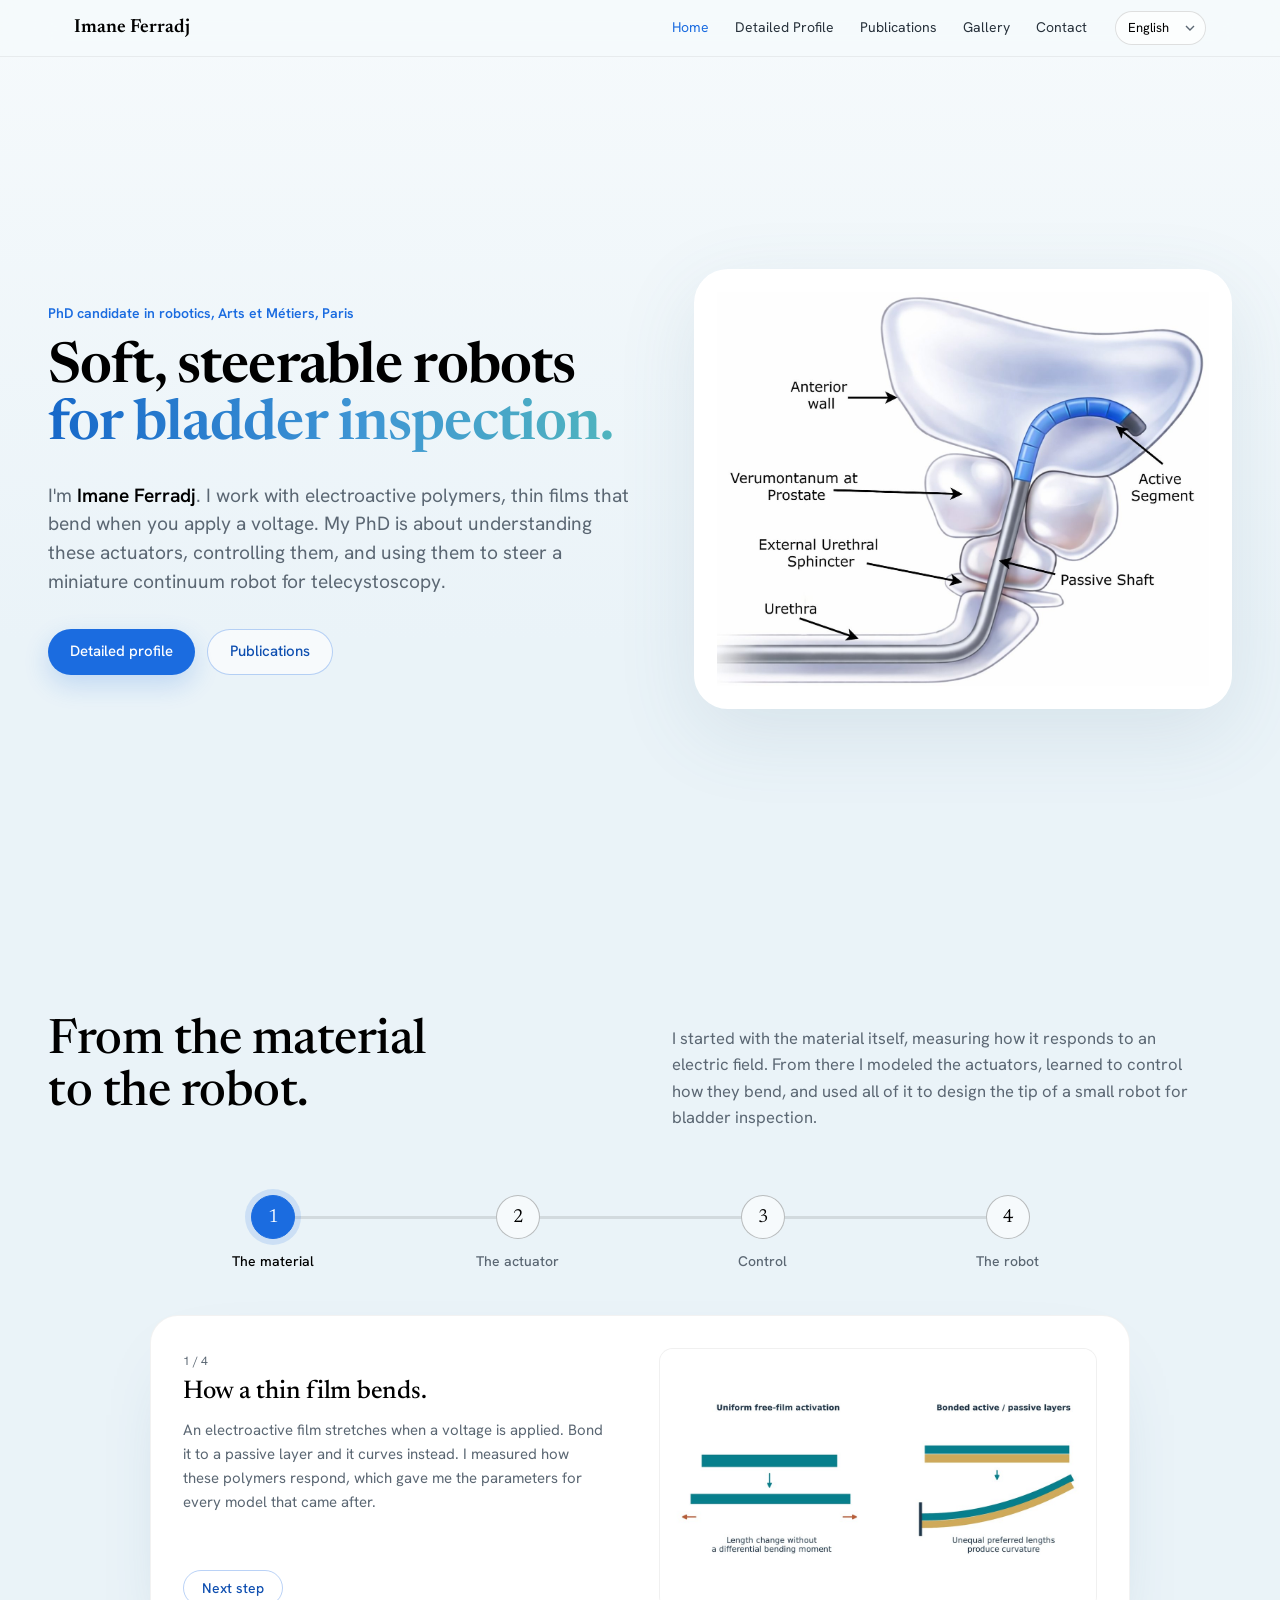
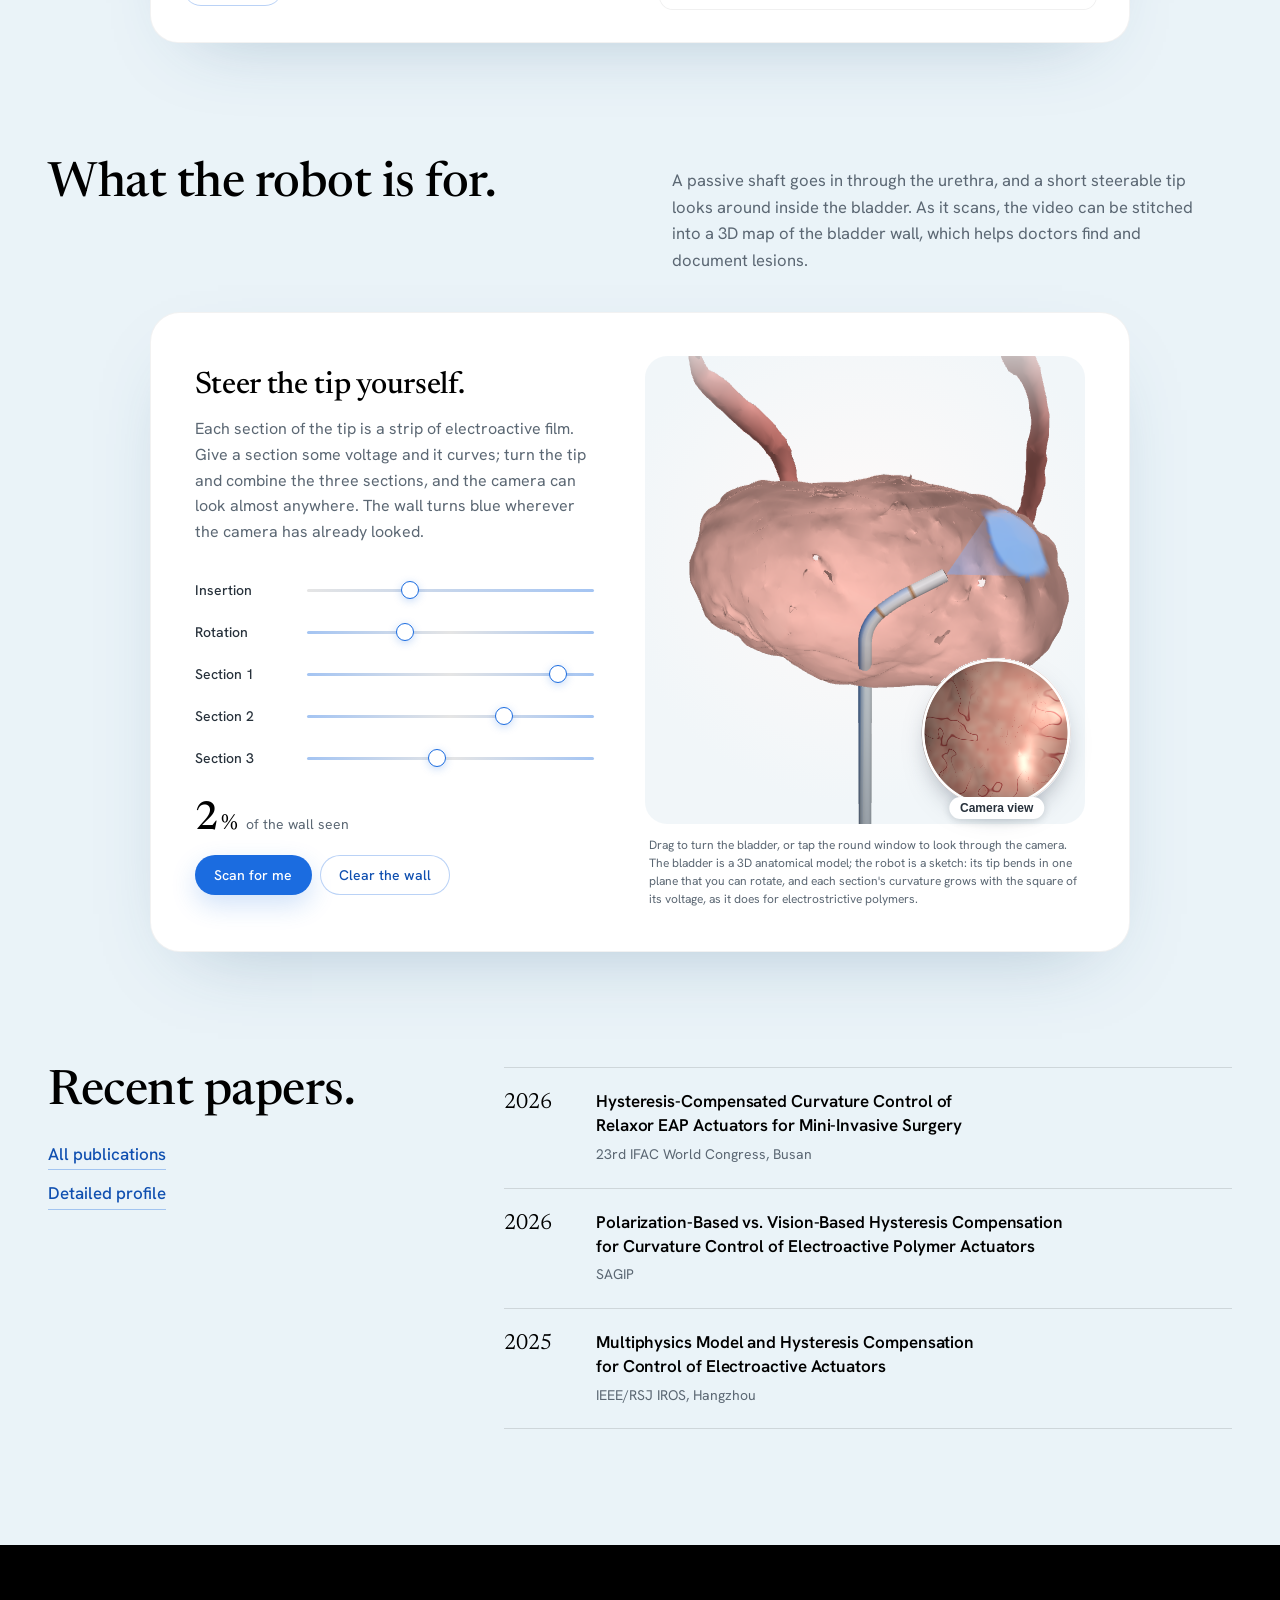
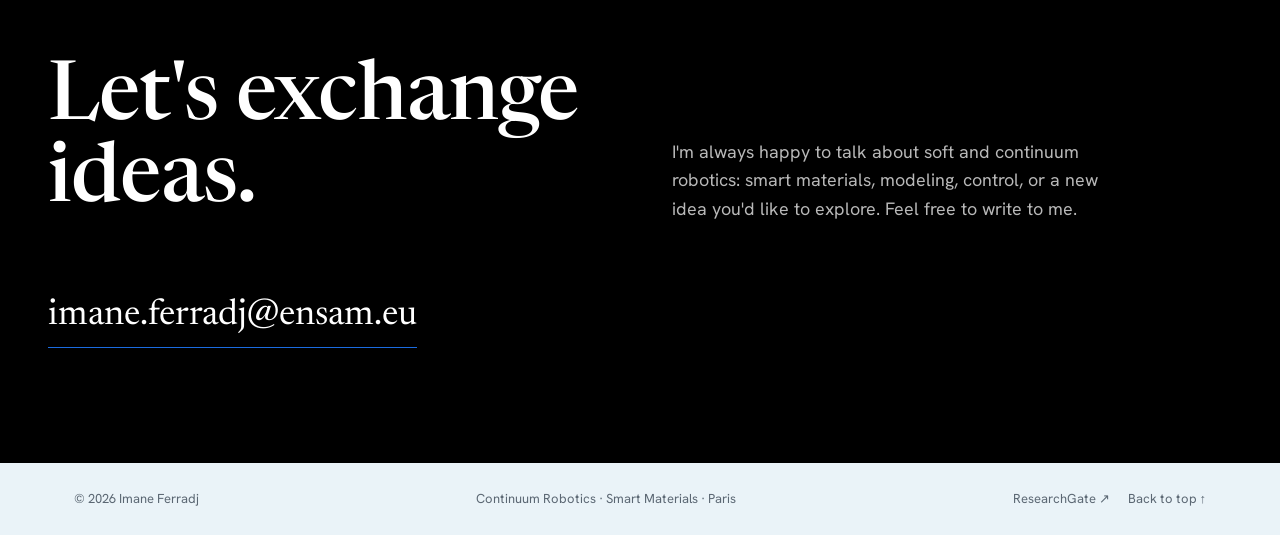
<file: index.html>
<!DOCTYPE html>

<html lang="en">
<head>
<meta charset="utf-8"/>
<meta content="noimageindex" name="robots"/>
<meta content="width=device-width, initial-scale=1.0" name="viewport"/>
<meta content="#edf7fc" name="theme-color"/>
<script>(function(){var d=document.documentElement,l=null;d.classList.add("js");try{l=new URLSearchParams(location.search).get("lang")||localStorage.getItem("lang")}catch(e){}if(l==="fr"||l==="ar"||l==="ja"){d.lang=l;if(l==="ar")d.dir="rtl";d.classList.add("i18n-pending");setTimeout(function(){d.classList.remove("i18n-pending")},1500)}})();</script>
<link href="assets/favicon.svg" rel="icon" type="image/svg+xml"/>
<link href="apple-touch-icon.png" rel="apple-touch-icon"/>
<meta content="Imane Ferradj — modeling, control, and optimization of electroactive actuators for continuum robotics." name="description"/>
<link rel="preconnect" href="https://fonts.googleapis.com"/>
<link crossorigin="" rel="preconnect" href="https://fonts.gstatic.com"/>
<link href="https://fonts.googleapis.com/css2?family=Newsreader:opsz,wght@6..72,400..600&amp;family=Hanken+Grotesk:wght@400;500;600&amp;family=Noto+Naskh+Arabic:wght@500;600&amp;family=Noto+Serif+JP:wght@500;600&amp;display=swap" rel="stylesheet"/>
<link href="assets/styles.css" rel="stylesheet"/>
<script src="assets/analytics.js"></script>
<script defer="" src="assets/i18n.js"></script>
<script defer="" src="assets/script.js"></script>
<script defer="" src="assets/steer.js"></script>
<script defer="" src="assets/steer3d.js"></script>
<script defer="" src="assets/chain.js"></script>
<title data-i18n="t114">Imane Ferradj — Continuum Robotics</title>
<meta content="Imane Ferradj — Continuum Robotics" property="og:title"/>
<meta content="Modeling, control, and optimization of electroactive actuators for continuum robotics." property="og:description"/>
<meta content="https://imaneferradj.github.io/img/share-preview.jpg" property="og:image"/>
<meta content="https://imaneferradj.github.io/" property="og:url"/>
<meta content="summary_large_image" name="twitter:card"/>
<link href="https://imaneferradj.github.io/" rel="canonical"/>
<script type="application/ld+json">{"@context":"https://schema.org","@type":"Person","name":"Imane Ferradj","url":"https://imaneferradj.github.io/","jobTitle":"PhD candidate in robotics","affiliation":{"@type":"Organization","name":"Arts et Métiers, PIMM Laboratory","address":"Paris, France"},"email":"mailto:imane.ferradj@ensam.eu","knowsAbout":["Continuum robotics","Soft robotics","Electroactive polymers","Hysteresis compensation","Model predictive control","Medical robotics"],"knowsLanguage":["ar","fr","en","ja"],"sameAs":["https://www.researchgate.net/profile/Imane-Ferradj"]}</script>
</head>
<body id="top">
<a class="skip-link" data-i18n="t137" href="#main">Skip to content</a>
<header class="site-header">
<div class="nav-inner">
<a class="brand page-link" href="index.html">Imane Ferradj</a>
<div class="lang-switch">
<select aria-label="Language / Langue / اللغة / 言語">
<option value="en">English</option>
<option value="fr">Français</option>
<option value="ar" lang="ar">العربية</option>
<option value="ja" lang="ja">日本語</option>
</select>
</div>
<button aria-expanded="false" aria-label="Open menu" class="menu-toggle">
<span></span><span></span>
</button>
<nav class="nav-links">
<a class="page-link" data-i18n="t001" href="index.html" aria-current="page">Home</a>
<a class="page-link" data-i18n="t002" href="resume.html">Detailed Profile</a>
<a class="page-link" data-i18n="t003" href="publications.html">Publications</a>
<a class="page-link" data-i18n="t153" href="gallery.html">Gallery</a>
<a data-i18n="t004" href="mailto:imane.ferradj@ensam.eu">Contact</a>
</nav>
</div>
</header>
<main id="main">
<section class="hero split-hero">
<div class="hero-copy reveal">
<p class="eyebrow" data-i18n="t005">PhD candidate in robotics, Arts et Métiers, Paris</p>
<h1 data-i18n="t006">Soft, steerable robots<br/><span>for bladder inspection.</span></h1>
<p class="hero-intro" data-i18n="t007">
        I'm <strong>Imane Ferradj</strong>. I work with electroactive polymers, thin films that bend when you apply a voltage.
        My PhD is about understanding these actuators, controlling them, and using them to steer a miniature continuum robot
        for telecystoscopy.
      </p>
<div class="hero-actions">
<a class="button primary page-link" data-i18n="t008" href="resume.html">Detailed profile</a>
<a class="button secondary page-link" data-i18n="t003" href="publications.html">Publications</a>
</div>
</div>
<div class="hero-visual reveal">
<figure class="hero-figure">
<img alt="Illustration: the robot's steerable tip inside the bladder, entering through the urethra" data-i18n-alt="t180" fetchpriority="high" height="1121" src="img/inside-the-bladder.jpg" width="1400"/>
</figure>
</div>
</section>
<section aria-labelledby="path-title" class="section path">
<header class="section-head split-head">
<h2 data-i18n="t010" id="path-title">From the material to the robot.</h2>
<p data-i18n="t011">I started with the material itself, measuring how it responds to an electric field. From there I modeled the actuators, learned to control how they bend, and used all of it to design the tip of a small robot for bladder inspection.</p>
</header>
<div class="chain">
<div aria-label="Steps" class="chain-track" role="tablist">
<button aria-controls="chain-1" aria-selected="true" class="chain-node" id="chain-tab-1" role="tab" type="button"><span class="chain-ring">1</span><span class="chain-label" data-i18n="t139">The material</span></button>
<button aria-controls="chain-2" aria-selected="false" class="chain-node" id="chain-tab-2" role="tab" type="button"><span class="chain-ring">2</span><span class="chain-label" data-i18n="t140">The actuator</span></button>
<button aria-controls="chain-3" aria-selected="false" class="chain-node" id="chain-tab-3" role="tab" type="button"><span class="chain-ring">3</span><span class="chain-label" data-i18n="t141">Control</span></button>
<button aria-controls="chain-4" aria-selected="false" class="chain-node" id="chain-tab-4" role="tab" type="button"><span class="chain-ring">4</span><span class="chain-label" data-i18n="t142">The robot</span></button>
</div>
<div class="chain-panels">
<div aria-labelledby="chain-tab-1" class="chain-panel is-active" id="chain-1" role="tabpanel">
<div class="chain-text"><span aria-hidden="true" class="chain-count">1 / 4</span><h3 data-i18n="t013">How a thin film bends.</h3><p data-i18n="t014">An electroactive film stretches when a voltage is applied. Bond it to a passive layer and it curves instead. I measured how these polymers respond, which gave me the parameters for every model that came after.</p><button class="chain-next" data-i18n="t143" type="button">Next step</button></div>
<figure class="chain-fig"><img alt="A free film only stretches, while a film bonded to a passive layer curves" data-i18n-alt="t036" height="720" loading="lazy" src="img/chain-strain-bending.jpg" width="1200"/></figure>
</div>
<div aria-labelledby="chain-tab-2" class="chain-panel" id="chain-2" role="tabpanel">
<div class="chain-text"><span aria-hidden="true" class="chain-count">2 / 4</span><h3 data-i18n="t016">From film to actuator.</h3><p data-i18n="t017">Stacking several active layers on a substrate gives more bending for the same voltage. I model these stacks to predict how far the actuator will bend and to choose its layers.</p><button class="chain-next" data-i18n="t143" type="button">Next step</button></div>
<figure class="chain-fig"><img alt="Stack of polymer and electrode layers on a substrate, and the resulting bent actuator" data-i18n-alt="t037" height="720" loading="lazy" src="img/chain-multilayer.jpg" width="1200"/></figure>
</div>
<div aria-labelledby="chain-tab-3" class="chain-panel" id="chain-3" role="tabpanel">
<div class="chain-text"><span aria-hidden="true" class="chain-count">3 / 4</span><h3 data-i18n="t019">Making it bend where I want.</h3><p data-i18n="t020">Splitting the actuator into sections that are driven separately lets you shape it, not just bend it. I work on hysteresis compensation and on control methods that scale to many sections.</p><button class="chain-next" data-i18n="t143" type="button">Next step</button></div>
<figure class="chain-fig"><img alt="Electrode layout of an actuator split into three sections" data-i18n-alt="t038" height="720" loading="lazy" src="img/chain-three-sections.jpg" width="1200"/></figure>
</div>
<div aria-labelledby="chain-tab-4" class="chain-panel" id="chain-4" role="tabpanel">
<div class="chain-text"><span aria-hidden="true" class="chain-count">4 / 4</span><h3 data-i18n="t022">Designing the robot's tip.</h3><p data-i18n="t023">All of this feeds into the design of a small steerable tip that can point its camera at as much of the bladder wall as possible.</p><button class="chain-next" data-i18n="t144" type="button">Start again</button></div>
<figure class="chain-fig"><img alt="The robot's bent tip pointing its camera at the bladder wall" data-i18n-alt="t039" height="720" loading="lazy" src="img/chain-wall-inspection.jpg" width="1200"/></figure>
</div>
</div>
</div>
</section>

<section aria-labelledby="goal-title" class="section goal" id="steer">
<header class="section-head split-head">
<h2 data-i18n="t025" id="goal-title">What the robot is for.</h2>
<p data-i18n="t026">A passive shaft goes in through the urethra, and a short steerable tip looks around inside the bladder. As it scans, the video can be stitched into a 3D map of the bladder wall, which helps doctors find and document lesions.</p>
</header>
<div class="steer">
<div class="steer-copy">
<h3 data-i18n="t119" id="steer-title">Steer the tip yourself.</h3>
<p class="only-3d" data-i18n="t152">Each section of the tip is a strip of electroactive film. Give a section some voltage and it curves; turn the tip and combine the three sections, and the camera can look almost anywhere. The wall turns blue wherever the camera has already looked.</p>
<p class="only-2d" data-i18n="t120">Each section of the tip is a strip of electroactive film. Give a section some voltage and it curves; combine three and the camera can look almost anywhere. The wall turns blue wherever the camera has already looked.</p>
<div class="steer-controls">
<label class="steer-row"><span data-i18n="t121">Insertion</span><input dir="ltr" max="100" min="0" name="ins" type="range" value="35"/></label>
<label class="steer-row only-3d"><span data-i18n="t145">Rotation</span><input dir="ltr" max="180" min="-180" name="rot" type="range" value="-60"/></label>
<label class="steer-row"><span data-i18n="t122">Section 1</span><input dir="ltr" max="100" min="-100" name="s1" type="range" value="80"/></label>
<label class="steer-row"><span data-i18n="t123">Section 2</span><input dir="ltr" max="100" min="-100" name="s2" type="range" value="40"/></label>
<label class="steer-row"><span data-i18n="t124">Section 3</span><input dir="ltr" max="100" min="-100" name="s3" type="range" value="-10"/></label>
</div>
<div class="steer-bar">
<p aria-live="polite" class="steer-score"><span class="num" dir="ltr"><b>0</b><span class="pct">%</span></span> <span data-i18n="t128">of the wall seen</span></p>
<div class="steer-buttons">
<button aria-pressed="false" class="button primary steer-scan" type="button"><span class="when-idle" data-i18n="t125">Scan for me</span><span class="when-busy" data-i18n="t126">Stop</span></button>
<button class="button secondary steer-clear" data-i18n="t127" type="button">Clear the wall</button>
</div>
</div>
</div>
<figure class="steer-stage">
<div class="steer-view">
<svg aria-label="The robot's tip inside the bladder. A cone shows what the camera sees, and the parts of the wall it has already seen are highlighted." class="steer-svg" data-i18n-alt="t130" role="img" viewBox="60 50 480 510"></svg>
<canvas aria-label="A 3D bladder with the robot's tip inside. The parts of the wall the camera has seen turn blue, and a round window shows what the camera sees." class="steer-canvas" data-i18n-alt="t149" role="img" tabindex="0"></canvas>
<button aria-label="Swap the main view and the camera view" aria-pressed="false" class="steer-inset" data-i18n-alt="t147" type="button"><span class="steer-inset-label"><span class="when-out" data-i18n="t146">Camera view</span><span class="when-cam" data-i18n="t150">Bladder view</span></span></button>
<p class="steer-loading" data-i18n="t151">Loading the 3D bladder…</p>
</div>
<figcaption><span class="only-3d" data-i18n="t148">Drag to turn the bladder, or tap the round window to look through the camera. The bladder is a 3D anatomical model; the robot is a sketch: its tip bends in one plane that you can rotate, and each section's curvature grows with the square of its voltage, as it does for electrostrictive polymers.</span><span class="only-2d" data-i18n="t129">A sketch, not a model of the real robot: here the tip moves in a plane, and each section's curvature grows with the square of its voltage, as it does for electrostrictive polymers.</span></figcaption>
</figure>
</div>
</section>

<section aria-labelledby="papers-title" class="section papers">
<div class="papers-grid">
<header class="papers-head">
<h2 data-i18n="t131" id="papers-title">Recent papers.</h2>
<p class="papers-links"><a class="page-link" data-i18n="t132" href="publications.html">All publications</a><a class="page-link" data-i18n="t008" href="resume.html">Detailed profile</a></p>
</header>
<ul class="paper-list">
<li><span class="paper-year">2026</span><div><h3>Hysteresis-Compensated Curvature Control of Relaxor EAP Actuators for Mini-Invasive Surgery</h3><p>23rd IFAC World Congress, Busan</p></div></li>
<li><span class="paper-year">2026</span><div><h3>Polarization-Based vs. Vision-Based Hysteresis Compensation for Curvature Control of Electroactive Polymer Actuators</h3><p>SAGIP</p></div></li>
<li><span class="paper-year">2025</span><div><h3>Multiphysics Model and Hysteresis Compensation for Control of Electroactive Actuators</h3><p>IEEE/RSJ IROS, Hangzhou</p></div></li>
</ul>
</div>
</section>

<section aria-labelledby="next-title" class="next">
<div class="next-inner">
<h2 data-i18n="t133" id="next-title">Let's exchange ideas.</h2>
<p data-i18n="t134">I'm always happy to talk about soft and continuum robotics: smart materials, modeling, control, or a new idea you'd like to explore. Feel free to write to me.</p>
<a class="next-mail" href="mailto:imane.ferradj@ensam.eu">imane.ferradj@ensam.eu</a>
</div>
</section>
</main>
<footer class="site-footer">
<span>© <span id="year"></span> Imane Ferradj</span>
<span data-i18n="t033">Continuum Robotics · Smart Materials · Paris</span>
<span class="footer-links"><a href="https://www.researchgate.net/profile/Imane-Ferradj" rel="noopener" target="_blank">ResearchGate ↗</a><a data-i18n="t034" href="#top">Back to top ↑</a></span>
</footer>
</body>
</html>
</file>
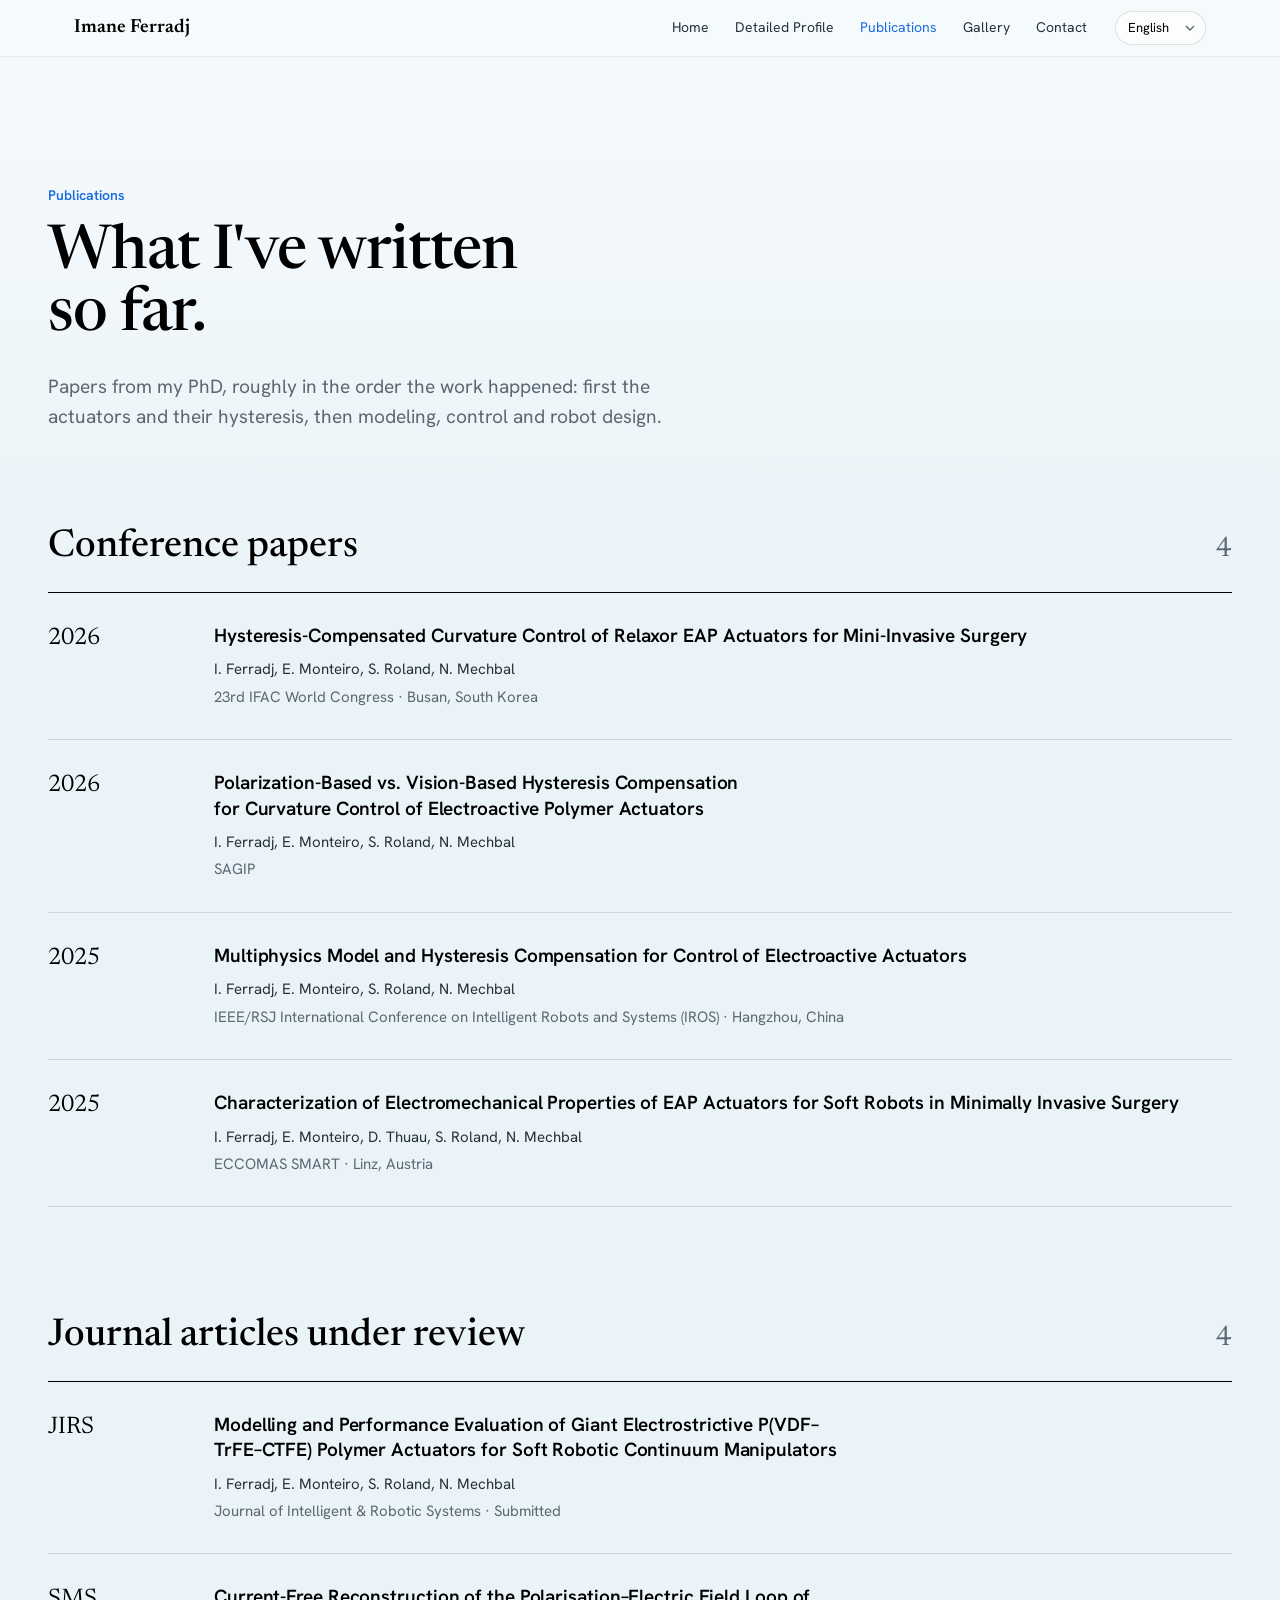
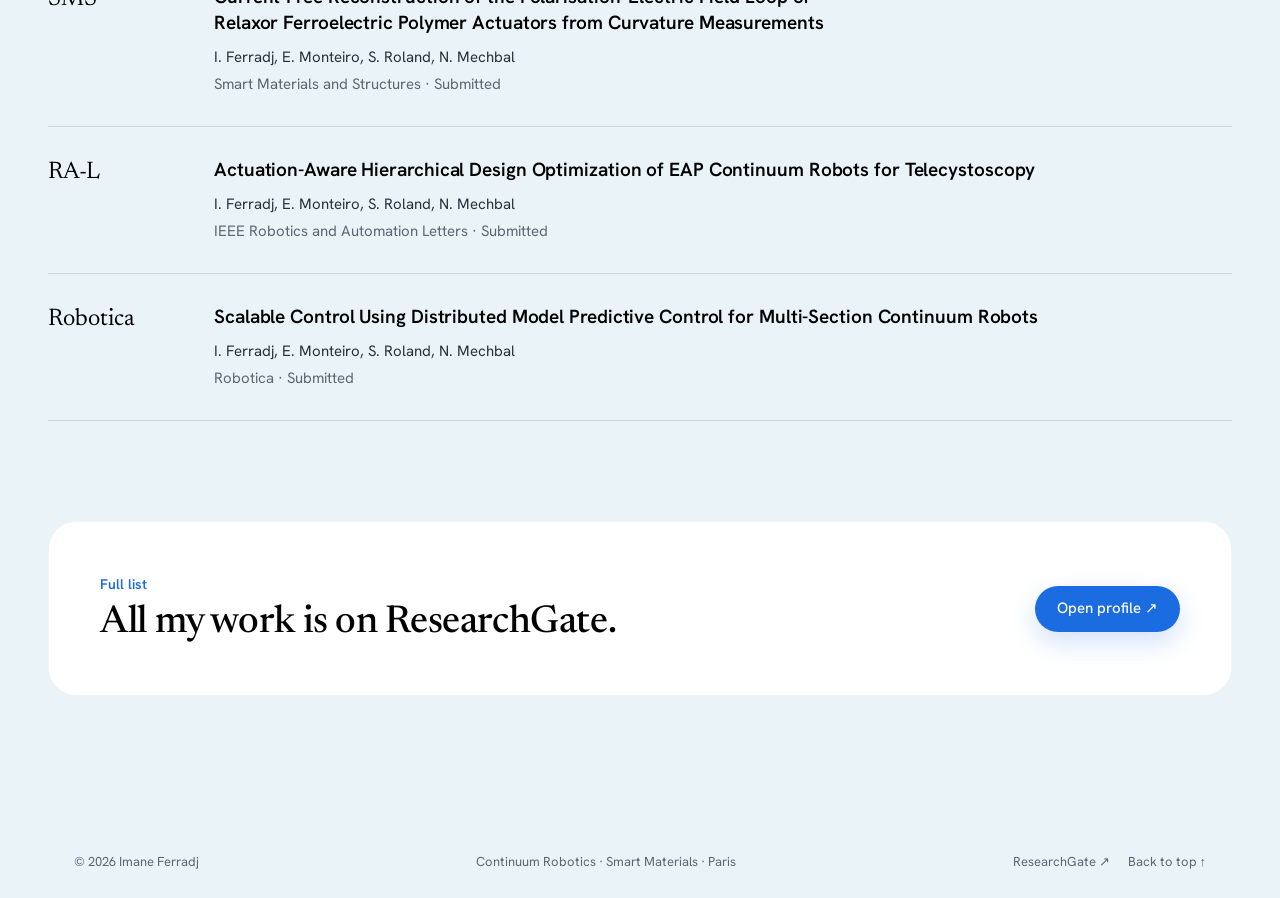
<file: publications.html>
<!DOCTYPE html>

<html lang="en">
<head>
<meta charset="utf-8"/>
<meta content="noimageindex" name="robots"/>
<meta content="width=device-width, initial-scale=1.0" name="viewport"/>
<meta content="#edf7fc" name="theme-color"/>
<script>(function(){var d=document.documentElement,l=null;d.classList.add("js");try{l=new URLSearchParams(location.search).get("lang")||localStorage.getItem("lang")}catch(e){}if(l==="fr"||l==="ar"||l==="ja"){d.lang=l;if(l==="ar")d.dir="rtl";d.classList.add("i18n-pending");setTimeout(function(){d.classList.remove("i18n-pending")},1500)}})();</script>
<link href="assets/favicon.svg" rel="icon" type="image/svg+xml"/>
<link href="apple-touch-icon.png" rel="apple-touch-icon"/>
<meta content="Publications of Imane Ferradj." name="description"/>
<link rel="preconnect" href="https://fonts.googleapis.com"/>
<link crossorigin="" rel="preconnect" href="https://fonts.gstatic.com"/>
<link href="https://fonts.googleapis.com/css2?family=Newsreader:opsz,wght@6..72,400..600&amp;family=Hanken+Grotesk:wght@400;500;600&amp;family=Noto+Naskh+Arabic:wght@500;600&amp;family=Noto+Serif+JP:wght@500;600&amp;display=swap" rel="stylesheet"/>
<link href="assets/styles.css" rel="stylesheet"/>
<script src="assets/analytics.js"></script>
<script defer="" src="assets/i18n.js"></script>
<script defer="" src="assets/script.js"></script>
<title data-i18n="t116">Publications — Imane Ferradj</title>
<meta content="Publications — Imane Ferradj" property="og:title"/>
<meta content="Conference and journal papers by Imane Ferradj on electroactive polymer actuators and continuum robots." property="og:description"/>
<meta content="https://imaneferradj.github.io/img/share-preview.jpg" property="og:image"/>
<meta content="https://imaneferradj.github.io/publications.html" property="og:url"/>
<meta content="summary_large_image" name="twitter:card"/>
<link href="https://imaneferradj.github.io/publications.html" rel="canonical"/>
</head>
<body id="top">
<a class="skip-link" data-i18n="t137" href="#main">Skip to content</a>
<header class="site-header">
<div class="nav-inner">
<a class="brand page-link" href="index.html">Imane Ferradj</a>
<div class="lang-switch">
<select aria-label="Language / Langue / اللغة / 言語">
<option value="en">English</option>
<option value="fr">Français</option>
<option value="ar" lang="ar">العربية</option>
<option value="ja" lang="ja">日本語</option>
</select>
</div>
<button aria-expanded="false" aria-label="Open menu" class="menu-toggle">
<span></span><span></span>
</button>
<nav class="nav-links">
<a class="page-link" data-i18n="t001" href="index.html">Home</a>
<a class="page-link" data-i18n="t002" href="resume.html">Detailed Profile</a>
<a class="page-link" data-i18n="t003" href="publications.html" aria-current="page">Publications</a>
<a class="page-link" data-i18n="t153" href="gallery.html">Gallery</a>
<a data-i18n="t004" href="mailto:imane.ferradj@ensam.eu">Contact</a>
</nav>
</div>
</header>
<main id="main">
<section class="subhero">
<div class="subhero-inner reveal">
<p class="eyebrow" data-i18n="t003">Publications</p>
<h1 data-i18n="t107">What I've written<br/>so far.</h1>
<p data-i18n="t108">
        Papers from my PhD, roughly in the order the work happened: first the actuators and their hysteresis,
        then modeling, control and robot design.
      </p>
</div>
</section>
<section class="pub-page">
<div class="pub-group reveal">
<div class="pub-group-title">
<p class="section-tag" data-i18n="t109">Conference papers</p>
<span>4</span>
</div>
<article class="pub-card">
<div class="pub-year">2026</div>
<div>
<h2>Hysteresis-Compensated Curvature Control of Relaxor EAP Actuators for Mini-Invasive Surgery</h2>
<p class="authors">I. Ferradj, E. Monteiro, S. Roland, N. Mechbal</p>
<p class="venue">23rd IFAC World Congress · Busan, South Korea</p>
</div>
</article>
<article class="pub-card">
<div class="pub-year">2026</div>
<div>
<h2>Polarization-Based vs. Vision-Based Hysteresis Compensation for Curvature Control of Electroactive Polymer Actuators</h2>
<p class="authors">I. Ferradj, E. Monteiro, S. Roland, N. Mechbal</p>
<p class="venue">SAGIP</p>
</div>
</article>
<article class="pub-card">
<div class="pub-year">2025</div>
<div>
<h2>Multiphysics Model and Hysteresis Compensation for Control of Electroactive Actuators</h2>
<p class="authors">I. Ferradj, E. Monteiro, S. Roland, N. Mechbal</p>
<p class="venue">IEEE/RSJ International Conference on Intelligent Robots and Systems (IROS) · Hangzhou, China</p>
</div>
</article>
<article class="pub-card">
<div class="pub-year">2025</div>
<div>
<h2>Characterization of Electromechanical Properties of EAP Actuators for Soft Robots in Minimally Invasive Surgery</h2>
<p class="authors">I. Ferradj, E. Monteiro, D. Thuau, S. Roland, N. Mechbal</p>
<p class="venue">ECCOMAS SMART · Linz, Austria</p>
</div>
</article>
</div>
<div class="pub-group reveal">
<div class="pub-group-title">
<p class="section-tag" data-i18n="t110">Journal articles under review</p>
<span>4</span>
</div>
<article class="pub-card">
<div class="pub-year">JIRS</div>
<div>
<h2>Modelling and Performance Evaluation of Giant Electrostrictive P(VDF–TrFE–CTFE) Polymer Actuators for Soft Robotic Continuum Manipulators</h2>
<p class="authors">I. Ferradj, E. Monteiro, S. Roland, N. Mechbal</p>
<p class="venue">Journal of Intelligent &amp; Robotic Systems · Submitted</p>
</div>
</article>
<article class="pub-card">
<div class="pub-year">SMS</div>
<div>
<h2>Current-Free Reconstruction of the Polarisation–Electric Field Loop of Relaxor Ferroelectric Polymer Actuators from Curvature Measurements</h2>
<p class="authors">I. Ferradj, E. Monteiro, S. Roland, N. Mechbal</p>
<p class="venue">Smart Materials and Structures · Submitted</p>
</div>
</article>
<article class="pub-card">
<div class="pub-year">RA-L</div>
<div>
<h2>Actuation-Aware Hierarchical Design Optimization of EAP Continuum Robots for Telecystoscopy</h2>
<p class="authors">I. Ferradj, E. Monteiro, S. Roland, N. Mechbal</p>
<p class="venue">IEEE Robotics and Automation Letters · Submitted</p>
</div>
</article>
<article class="pub-card">
<div class="pub-year">Robotica</div>
<div>
<h2>Scalable Control Using Distributed Model Predictive Control for Multi-Section Continuum Robots</h2>
<p class="authors">I. Ferradj, E. Monteiro, S. Roland, N. Mechbal</p>
<p class="venue">Robotica · Submitted</p>
</div>
</article>
</div>
<div class="external-profile reveal">
<div>
<p class="eyebrow" data-i18n="t111">Full list</p>
<h2 data-i18n="t112">All my work is on ResearchGate.</h2>
</div>
<a class="button primary" data-i18n="t113" href="https://www.researchgate.net/profile/Imane-Ferradj?ev=hdr_xprf" rel="noopener" target="_blank">Open profile ↗</a>
</div>
</section>
</main>
<footer class="site-footer">
<span>© <span id="year"></span> Imane Ferradj</span>
<span data-i18n="t033">Continuum Robotics · Smart Materials · Paris</span>
<span class="footer-links"><a href="https://www.researchgate.net/profile/Imane-Ferradj" rel="noopener" target="_blank">ResearchGate ↗</a><a data-i18n="t034" href="#top">Back to top ↑</a></span>
</footer>
</body>
</html>
</file>
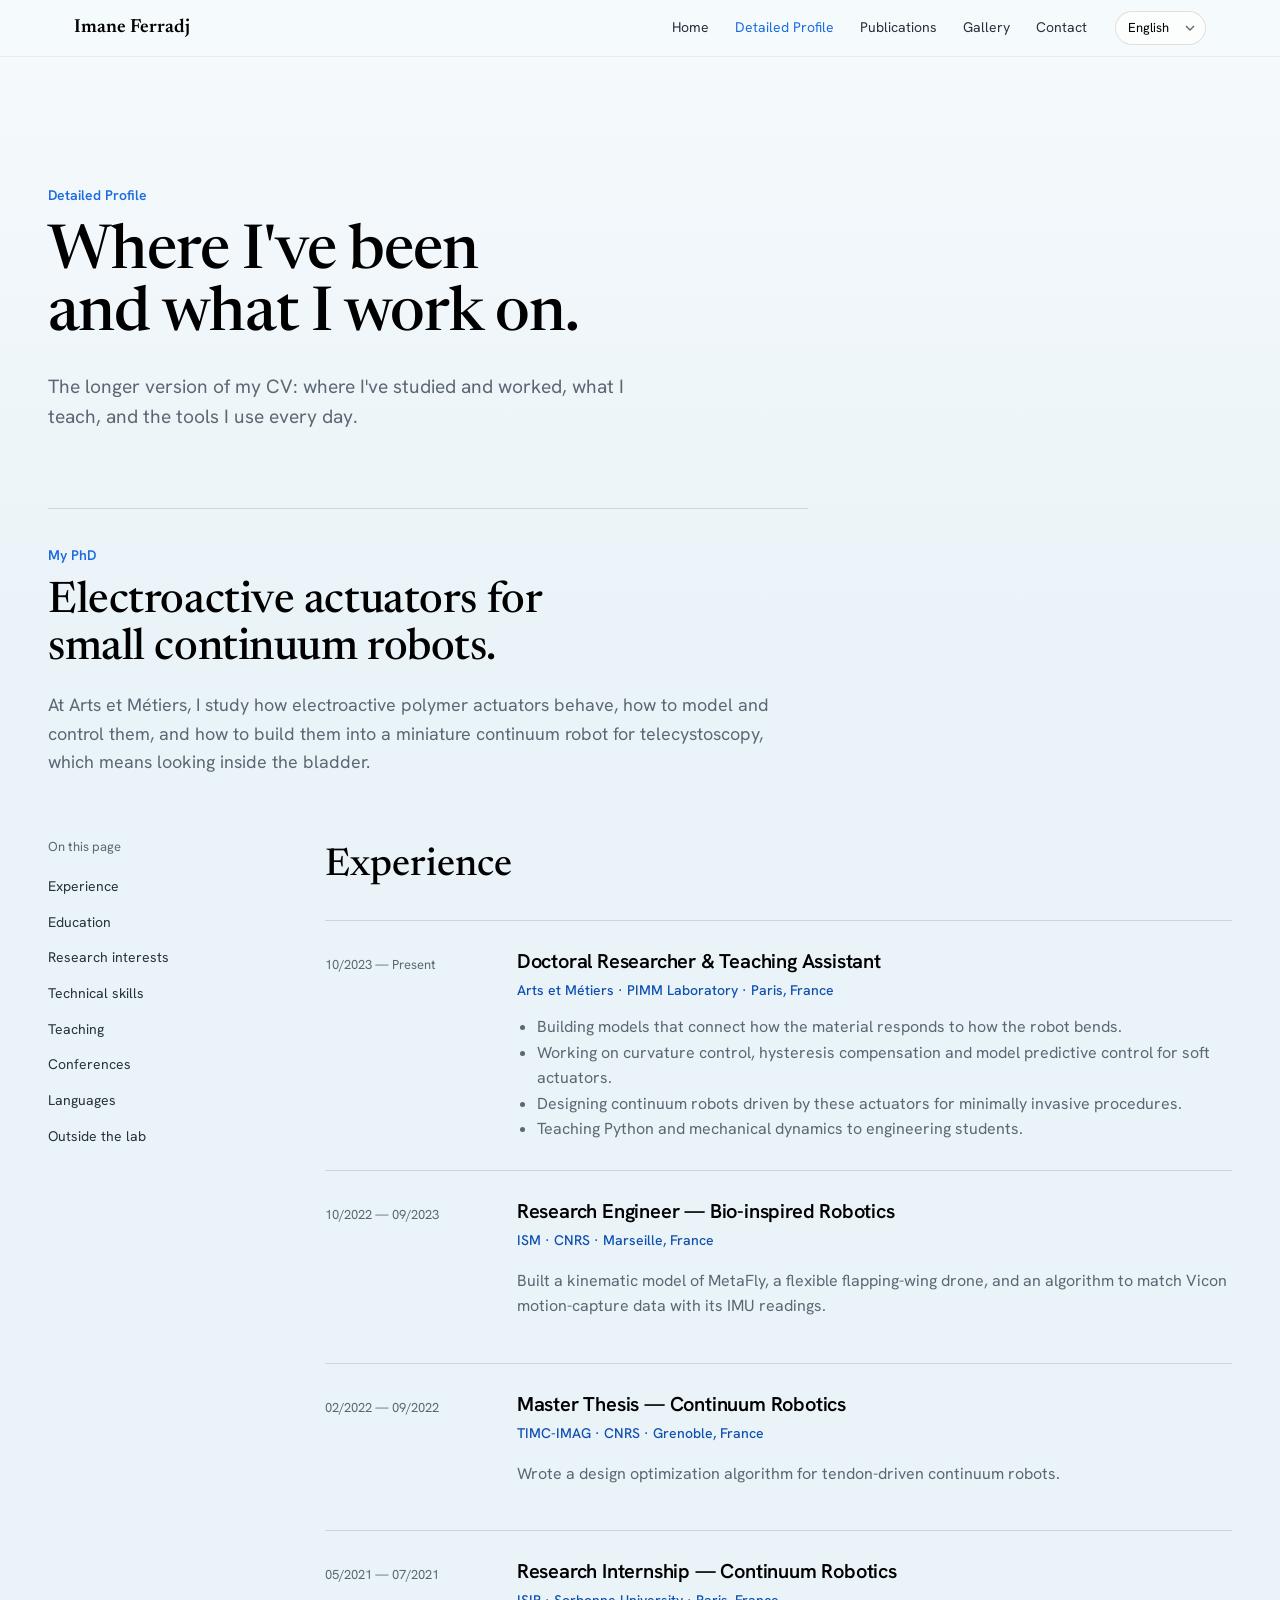
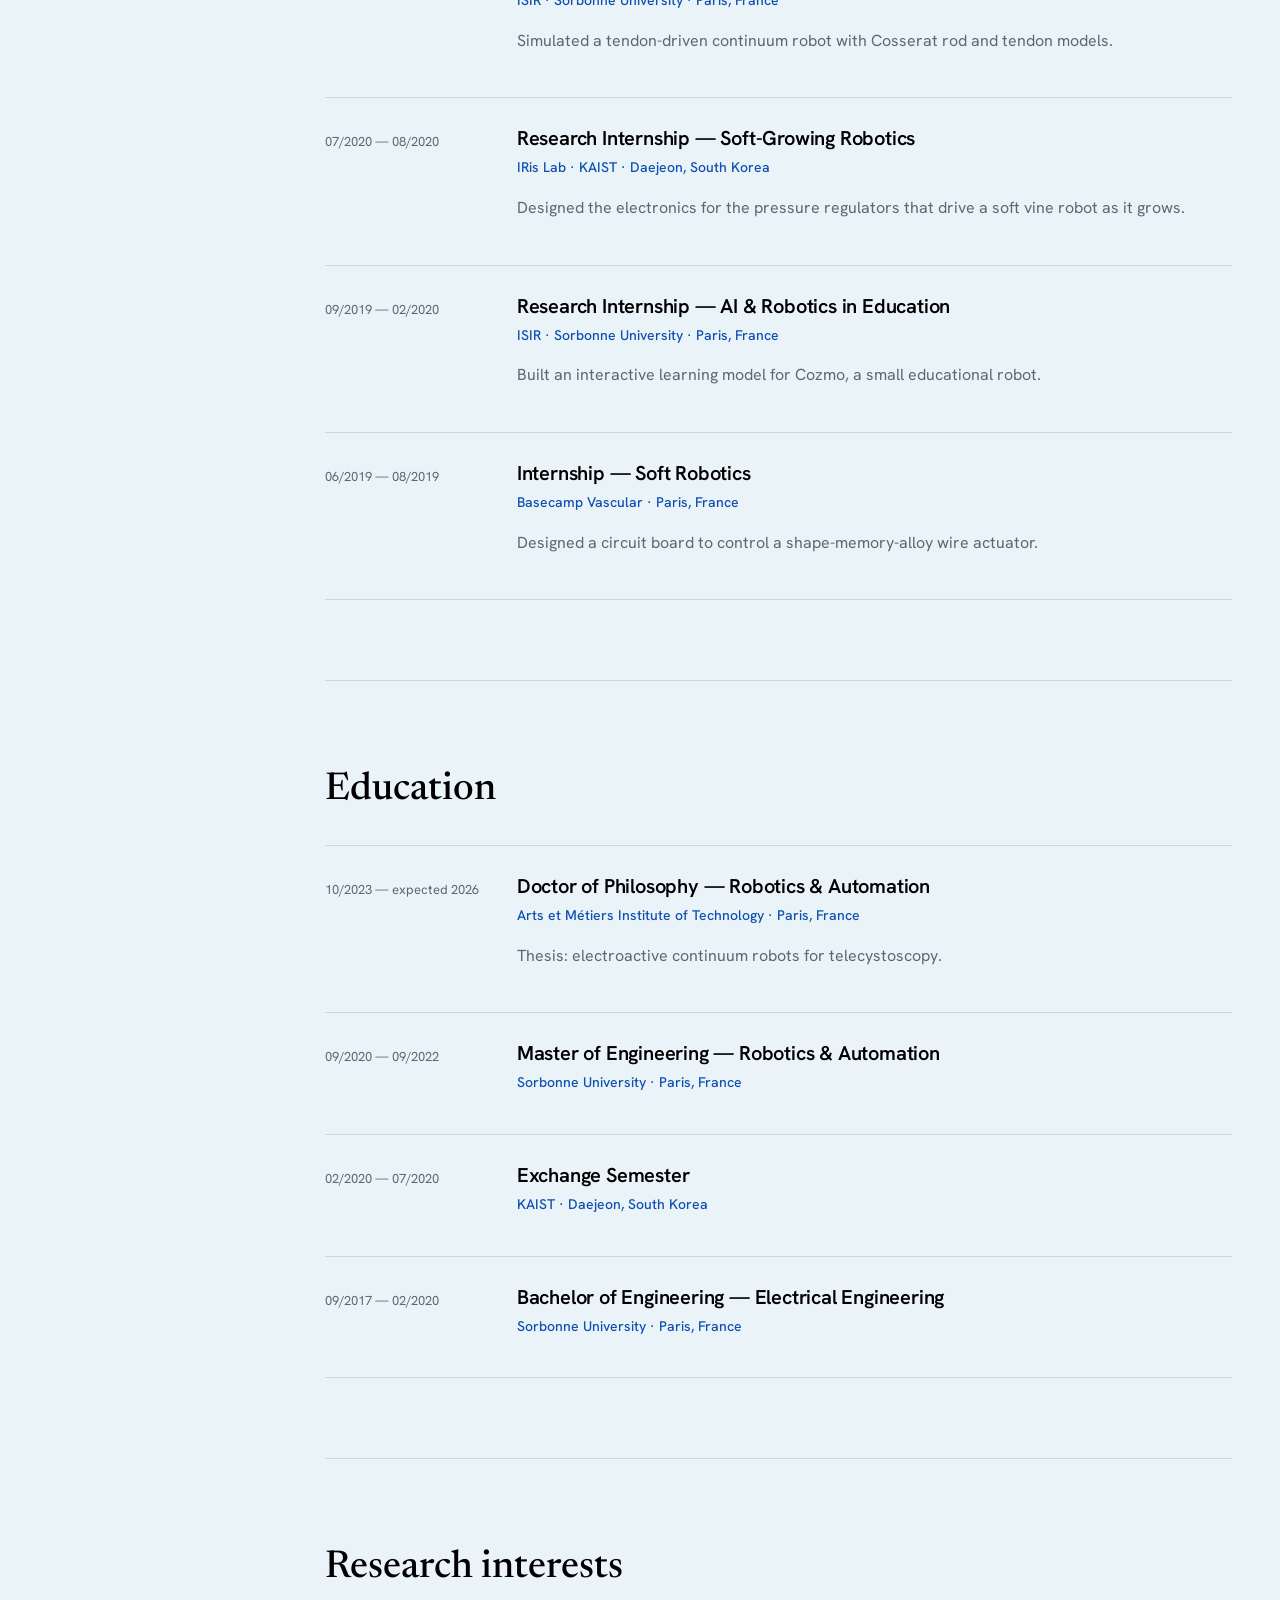
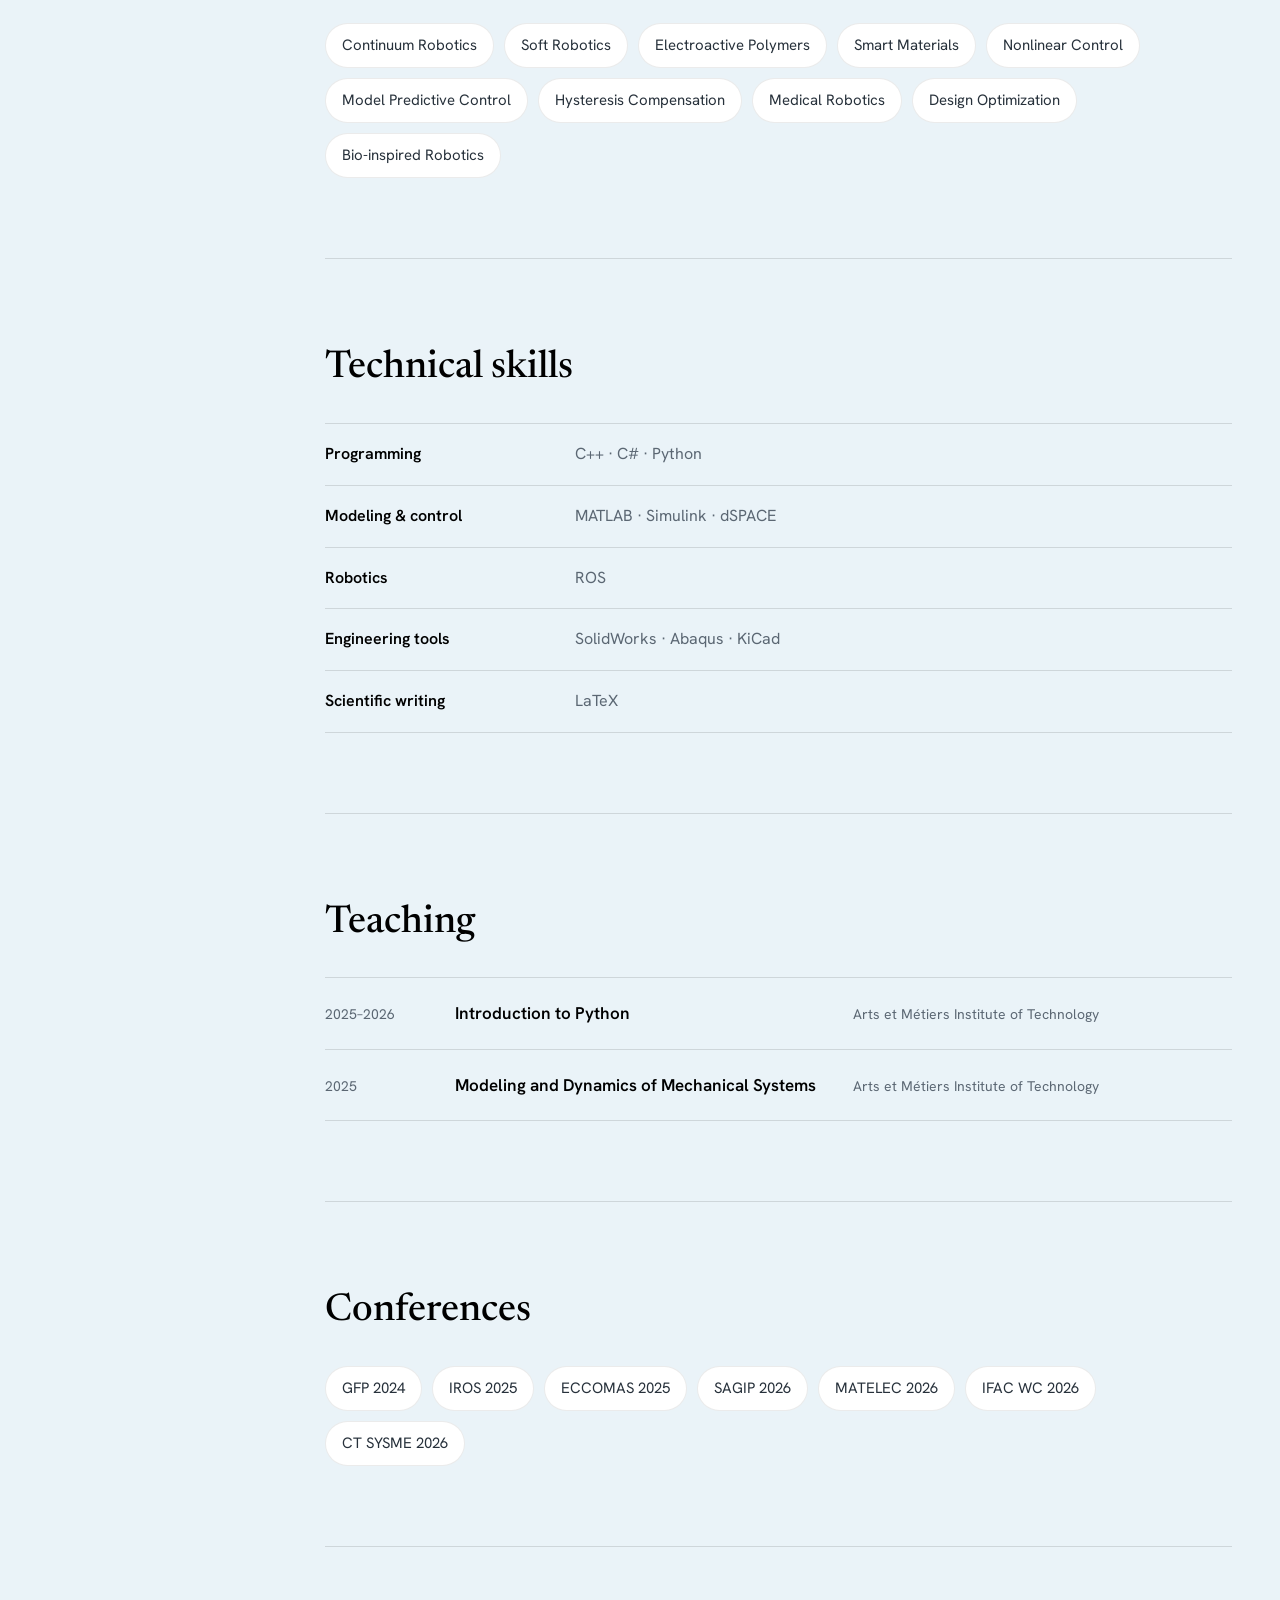
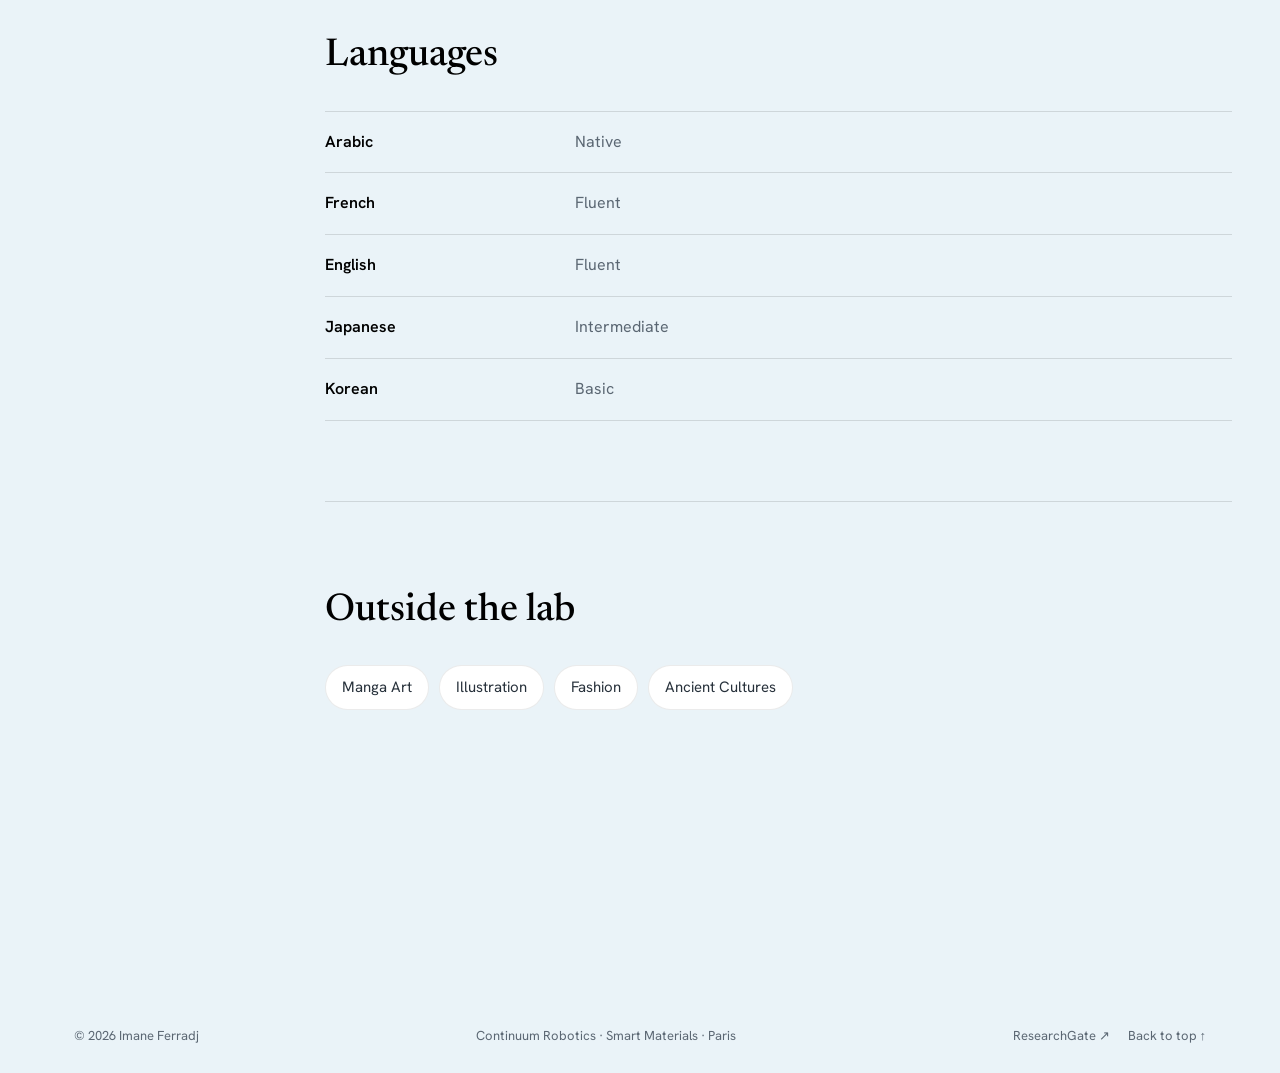
<file: resume.html>
<!DOCTYPE html>

<html lang="en">
<head>
<meta charset="utf-8"/>
<meta content="noimageindex" name="robots"/>
<meta content="width=device-width, initial-scale=1.0" name="viewport"/>
<meta content="#edf7fc" name="theme-color"/>
<script>(function(){var d=document.documentElement,l=null;d.classList.add("js");try{l=new URLSearchParams(location.search).get("lang")||localStorage.getItem("lang")}catch(e){}if(l==="fr"||l==="ar"||l==="ja"){d.lang=l;if(l==="ar")d.dir="rtl";d.classList.add("i18n-pending");setTimeout(function(){d.classList.remove("i18n-pending")},1500)}})();</script>
<link href="assets/favicon.svg" rel="icon" type="image/svg+xml"/>
<link href="apple-touch-icon.png" rel="apple-touch-icon"/>
<meta content="Detailed profile of Imane Ferradj." name="description"/>
<link rel="preconnect" href="https://fonts.googleapis.com"/>
<link crossorigin="" rel="preconnect" href="https://fonts.gstatic.com"/>
<link href="https://fonts.googleapis.com/css2?family=Newsreader:opsz,wght@6..72,400..600&amp;family=Hanken+Grotesk:wght@400;500;600&amp;family=Noto+Naskh+Arabic:wght@500;600&amp;family=Noto+Serif+JP:wght@500;600&amp;display=swap" rel="stylesheet"/>
<link href="assets/styles.css" rel="stylesheet"/>
<script src="assets/analytics.js"></script>
<script defer="" src="assets/i18n.js"></script>
<script defer="" src="assets/script.js"></script>
<title data-i18n="t115">Detailed Profile — Imane Ferradj</title>
<meta content="Detailed profile — Imane Ferradj" property="og:title"/>
<meta content="Experience, education, teaching and skills of Imane Ferradj, PhD candidate in continuum robotics." property="og:description"/>
<meta content="https://imaneferradj.github.io/img/share-preview.jpg" property="og:image"/>
<meta content="https://imaneferradj.github.io/resume.html" property="og:url"/>
<meta content="summary_large_image" name="twitter:card"/>
<link href="https://imaneferradj.github.io/resume.html" rel="canonical"/>
</head>
<body id="top">
<a class="skip-link" data-i18n="t137" href="#main">Skip to content</a>
<header class="site-header">
<div class="nav-inner">
<a class="brand page-link" href="index.html">Imane Ferradj</a>
<div class="lang-switch">
<select aria-label="Language / Langue / اللغة / 言語">
<option value="en">English</option>
<option value="fr">Français</option>
<option value="ar" lang="ar">العربية</option>
<option value="ja" lang="ja">日本語</option>
</select>
</div>
<button aria-expanded="false" aria-label="Open menu" class="menu-toggle">
<span></span><span></span>
</button>
<nav class="nav-links">
<a class="page-link" data-i18n="t001" href="index.html">Home</a>
<a class="page-link" data-i18n="t002" href="resume.html" aria-current="page">Detailed Profile</a>
<a class="page-link" data-i18n="t003" href="publications.html">Publications</a>
<a class="page-link" data-i18n="t153" href="gallery.html">Gallery</a>
<a data-i18n="t004" href="mailto:imane.ferradj@ensam.eu">Contact</a>
</nav>
</div>
</header>
<main id="main">
<section class="subhero">
<div class="subhero-inner reveal">
<p class="eyebrow" data-i18n="t002">Detailed Profile</p>
<h1 data-i18n="t042">Where I've been<br/>and what I work on.</h1>
<p data-i18n="t043">
        The longer version of my CV: where I've studied and worked, what I teach, and the tools I use every day.
      </p>
</div>
</section>
<section class="summary-panel reveal">
<div>
<p class="eyebrow" data-i18n="t044">My PhD</p>
<h2 data-i18n="t045">Electroactive actuators for small continuum robots.</h2>
<p data-i18n="t046">
        At Arts et Métiers, I study how electroactive polymer actuators behave, how to model and control them,
        and how to build them into a miniature continuum robot for telecystoscopy, which means looking inside the bladder.
      </p>
</div>
</section>
<section class="profile-layout">
<aside class="profile-index">
<div class="sticky-index">
<p data-i18n="t047">On this page</p>
<a data-i18n="t048" href="#appointments">Experience</a>
<a data-i18n="t049" href="#education">Education</a>
<a data-i18n="t050" href="#interests">Research interests</a>
<a data-i18n="t051" href="#skills">Technical skills</a>
<a data-i18n="t052" href="#teaching">Teaching</a>
<a data-i18n="t053" href="#conferences">Conferences</a>
<a data-i18n="t054" href="#languages">Languages</a>
<a data-i18n="t055" href="#other">Outside the lab</a>
</div>
</aside>
<div class="profile-content">
<section class="profile-section reveal" id="appointments">
<p class="section-tag" data-i18n="t048">Experience</p>
<article class="timeline-entry">
<div class="date" data-i18n="t117">10/2023 — Present</div>
<div>
<h2 data-i18n="t056">Doctoral Researcher &amp; Teaching Assistant</h2>
<p class="institution" data-i18n="t057">Arts et Métiers · PIMM Laboratory · Paris, France</p>
<ul>
<li data-i18n="t058">Building models that connect how the material responds to how the robot bends.</li>
<li data-i18n="t059">Working on curvature control, hysteresis compensation and model predictive control for soft actuators.</li>
<li data-i18n="t060">Designing continuum robots driven by these actuators for minimally invasive procedures.</li>
<li data-i18n="t061">Teaching Python and mechanical dynamics to engineering students.</li>
</ul>
</div>
</article>
<article class="timeline-entry">
<div class="date">10/2022 — 09/2023</div>
<div>
<h2 data-i18n="t062">Research Engineer — Bio-inspired Robotics</h2>
<p class="institution" data-i18n="t063">ISM · CNRS · Marseille, France</p>
<p data-i18n="t064">Built a kinematic model of MetaFly, a flexible flapping-wing drone, and an algorithm to match Vicon motion-capture data with its IMU readings.</p>
</div>
</article>
<article class="timeline-entry">
<div class="date">02/2022 — 09/2022</div>
<div>
<h2 data-i18n="t065">Master Thesis — Continuum Robotics</h2>
<p class="institution" data-i18n="t066">TIMC-IMAG · CNRS · Grenoble, France</p>
<p data-i18n="t067">Wrote a design optimization algorithm for tendon-driven continuum robots.</p>
</div>
</article>
<article class="timeline-entry">
<div class="date">05/2021 — 07/2021</div>
<div>
<h2 data-i18n="t068">Research Internship — Continuum Robotics</h2>
<p class="institution" data-i18n="t069">ISIR · Sorbonne University · Paris, France</p>
<p data-i18n="t070">Simulated a tendon-driven continuum robot with Cosserat rod and tendon models.</p>
</div>
</article>
<article class="timeline-entry">
<div class="date">07/2020 — 08/2020</div>
<div>
<h2 data-i18n="t071">Research Internship — Soft-Growing Robotics</h2>
<p class="institution" data-i18n="t072">IRis Lab · KAIST · Daejeon, South Korea</p>
<p data-i18n="t073">Designed the electronics for the pressure regulators that drive a soft vine robot as it grows.</p>
</div>
</article>
<article class="timeline-entry">
<div class="date">09/2019 — 02/2020</div>
<div>
<h2 data-i18n="t074">Research Internship — AI &amp; Robotics in Education</h2>
<p class="institution" data-i18n="t069">ISIR · Sorbonne University · Paris, France</p>
<p data-i18n="t075">Built an interactive learning model for Cozmo, a small educational robot.</p>
</div>
</article>
<article class="timeline-entry">
<div class="date">06/2019 — 08/2019</div>
<div>
<h2 data-i18n="t076">Internship — Soft Robotics</h2>
<p class="institution" data-i18n="t077">Basecamp Vascular · Paris, France</p>
<p data-i18n="t078">Designed a circuit board to control a shape-memory-alloy wire actuator.</p>
</div>
</article>
</section>
<section class="profile-section reveal" id="education">
<p class="section-tag" data-i18n="t049">Education</p>
<article class="timeline-entry">
<div class="date" data-i18n="t118">10/2023 — expected 2026</div>
<div>
<h2 data-i18n="t079">Doctor of Philosophy — Robotics &amp; Automation</h2>
<p class="institution" data-i18n="t080">Arts et Métiers Institute of Technology · Paris, France</p>
<p data-i18n="t081">Thesis: electroactive continuum robots for telecystoscopy.</p>
</div>
</article>
<article class="timeline-entry">
<div class="date">09/2020 — 09/2022</div>
<div>
<h2 data-i18n="t082">Master of Engineering — Robotics &amp; Automation</h2>
<p class="institution" data-i18n="t083">Sorbonne University · Paris, France</p>
</div>
</article>
<article class="timeline-entry">
<div class="date">02/2020 — 07/2020</div>
<div>
<h2 data-i18n="t084">Exchange Semester</h2>
<p class="institution" data-i18n="t085">KAIST · Daejeon, South Korea</p>
</div>
</article>
<article class="timeline-entry">
<div class="date">09/2017 — 02/2020</div>
<div>
<h2 data-i18n="t086">Bachelor of Engineering — Electrical Engineering</h2>
<p class="institution" data-i18n="t083">Sorbonne University · Paris, France</p>
</div>
</article>
</section>
<section class="profile-section reveal" id="interests">
<p class="section-tag" data-i18n="t050">Research interests</p>
<div class="pill-grid" data-i18n="t087">
<span>Continuum Robotics</span>
<span>Soft Robotics</span>
<span>Electroactive Polymers</span>
<span>Smart Materials</span>
<span>Nonlinear Control</span>
<span>Model Predictive Control</span>
<span>Hysteresis Compensation</span>
<span>Medical Robotics</span>
<span>Design Optimization</span>
<span>Bio-inspired Robotics</span>
</div>
</section>
<section class="profile-section reveal" id="skills">
<p class="section-tag" data-i18n="t051">Technical skills</p>
<div class="skill-grid">
<div data-i18n="t088"><strong>Programming</strong><span>C++ · C# · Python</span></div>
<div data-i18n="t089"><strong>Modeling &amp; control</strong><span>MATLAB · Simulink · dSPACE</span></div>
<div data-i18n="t090"><strong>Robotics</strong><span>ROS</span></div>
<div data-i18n="t091"><strong>Engineering tools</strong><span>SolidWorks · Abaqus · KiCad</span></div>
<div data-i18n="t092"><strong>Scientific writing</strong><span>LaTeX</span></div>
</div>
</section>
<section class="profile-section reveal" id="teaching">
<p class="section-tag" data-i18n="t052">Teaching</p>
<div class="simple-list">
<div><span>2025–2026</span><strong data-i18n="t093">Introduction to Python</strong><p data-i18n="t094">Arts et Métiers Institute of Technology</p></div>
<div><span>2025</span><strong data-i18n="t095">Modeling and Dynamics of Mechanical Systems</strong><p data-i18n="t094">Arts et Métiers Institute of Technology</p></div>
</div>
</section>
<section class="profile-section reveal" id="conferences">
<p class="section-tag" data-i18n="t053">Conferences</p>
<div class="conference-grid">
<span>GFP 2024</span>
<span>IROS 2025</span>
<span>ECCOMAS 2025</span>
<span>SAGIP 2026</span>
<span>MATELEC 2026</span>
<span>IFAC WC 2026</span>
<span>CT SYSME 2026</span>
</div>
</section>
<section class="profile-section reveal" id="languages">
<p class="section-tag" data-i18n="t054">Languages</p>
<div class="language-list">
<div data-i18n="t096"><strong>Arabic</strong><span>Native</span></div>
<div data-i18n="t097"><strong>French</strong><span>Fluent</span></div>
<div data-i18n="t098"><strong>English</strong><span>Fluent</span></div>
<div data-i18n="t099"><strong>Japanese</strong><span>Intermediate</span></div>
<div data-i18n="t100"><strong>Korean</strong><span>Basic</span></div>
</div>
</section>
<section class="profile-section reveal" id="other">
<p class="section-tag" data-i18n="t055">Outside the lab</p>
<div class="pill-grid" data-i18n="t101">
<span>Manga Art</span>
<span>Illustration</span>
<span>Fashion</span>
<span>Ancient Cultures</span>
</div>
</section>
</div>
</section>
</main>
<footer class="site-footer">
<span>© <span id="year"></span> Imane Ferradj</span>
<span data-i18n="t033">Continuum Robotics · Smart Materials · Paris</span>
<span class="footer-links"><a href="https://www.researchgate.net/profile/Imane-Ferradj" rel="noopener" target="_blank">ResearchGate ↗</a><a data-i18n="t034" href="#top">Back to top ↑</a></span>
</footer>
</body>
</html>
</file>
<file: assets/styles.css>
/* Imane Ferradj — site styles
   Type: Newsreader (headings) + Hanken Grotesk (text).
   Colour: the icy blue of the hero backdrop, true black ink, and one "voltage" blue
   for anything that is energised, active or clickable. */
:root{
  --paper:#eaf3f8;
  --paper-hi:#f6fafc;
  --white:#fff;
  --ink:#000;
  --text:#27313b;
  --muted:#5b6773;
  --volt:#1b6ce0;
  --volt-deep:#0f4fb0;
  --tissue:#e3aaa3;
  --ring:#b07a4a;
  --line:rgba(0,0,0,.12);
  --shadow:0 24px 80px rgba(72,112,140,.12);
  --serif:"Newsreader","Iowan Old Style","Palatino Linotype",Georgia,serif;
  --sans:"Hanken Grotesk",-apple-system,BlinkMacSystemFont,"Segoe UI",Helvetica,Arial,sans-serif;
  --max:1240px;
  --gutter:clamp(18px,4vw,56px);
}

@view-transition { navigation: auto; }
::view-transition-old(root){animation:page-out .25s ease both}
::view-transition-new(root){animation:page-in .45s cubic-bezier(.2,.7,.2,1) both}
@keyframes page-out{to{opacity:0;transform:translateY(-5px)}}
@keyframes page-in{from{opacity:0;transform:translateY(12px)}}

*{box-sizing:border-box}
html{scroll-behavior:smooth;background:var(--paper)}
body{
  margin:0;color:var(--text);font-family:var(--sans);font-size:17px;line-height:1.55;
  -webkit-font-smoothing:antialiased;text-rendering:optimizeLegibility;
  background:
    radial-gradient(circle at 50% -20%, rgba(255,255,255,.98), transparent 32rem),
    linear-gradient(180deg,var(--paper-hi),var(--paper) 40rem);
}
a{text-decoration:none;color:inherit}
img{display:block;max-width:100%;height:auto}
h1,h2,h3{color:var(--ink);font-family:var(--serif);font-optical-sizing:auto;font-weight:500;letter-spacing:-.01em;text-wrap:balance}
p{text-wrap:pretty}
::selection{background:rgba(27,108,224,.18)}

.skip-link{position:absolute;left:12px;top:-60px;z-index:200;background:var(--ink);color:#fff;padding:10px 14px;border-radius:8px;font-size:14px}
.skip-link:focus{top:10px}
:focus-visible{outline:2px solid var(--volt);outline-offset:3px}

/* ---------- Header ---------- */
.site-header{position:sticky;top:0;z-index:100;background:rgba(246,250,252,.8);backdrop-filter:blur(24px) saturate(170%);-webkit-backdrop-filter:blur(24px) saturate(170%);border-bottom:1px solid rgba(0,0,0,.06)}
.nav-inner{max-width:1180px;height:56px;margin:auto;padding:0 24px;display:flex;align-items:center;gap:12px}
.brand{font-family:var(--serif);font-size:19px;font-weight:600;color:var(--ink);letter-spacing:0}
.nav-links{order:1;margin-inline-start:auto;display:flex;gap:26px;font-size:14px;align-items:center}
.nav-links a{color:var(--text);transition:color .2s ease}
.nav-links a:hover{color:var(--volt)}
.lang-switch{order:2;margin-inline-start:16px}
.menu-toggle{order:3;display:none;border:0;background:none;width:40px;height:40px;position:relative;cursor:pointer}
.menu-toggle span{position:absolute;width:18px;height:1.5px;background:var(--ink);left:11px;transition:transform .25s ease}
.menu-toggle span:first-child{top:16px}.menu-toggle span:last-child{top:23px}
.menu-toggle[aria-expanded=true] span:first-child{transform:translateY(3.5px) rotate(45deg)}
.menu-toggle[aria-expanded=true] span:last-child{transform:translateY(-3.5px) rotate(-45deg)}
.lang-switch select{appearance:none;-webkit-appearance:none;font:inherit;font-size:13px;color:var(--ink);background:rgba(255,255,255,.7) url("data:image/svg+xml,%3Csvg xmlns='http://www.w3.org/2000/svg' width='10' height='6'%3E%3Cpath d='M1 1l4 4 4-4' fill='none' stroke='%235b6773' stroke-width='1.4'/%3E%3C/svg%3E") no-repeat right 10px center;border:1px solid var(--line);border-radius:999px;padding:6px 28px 6px 12px;cursor:pointer}
[dir=rtl] .lang-switch select{background-position:left 10px center;padding:6px 12px 6px 28px}
.i18n-pending body{visibility:hidden}

/* ---------- Buttons ---------- */
.button{min-height:46px;padding:0 22px;border-radius:999px;display:inline-flex;align-items:center;justify-content:center;font:inherit;font-size:15px;font-weight:500;cursor:pointer;border:0;transition:transform .35s cubic-bezier(.2,.8,.2,1),background .25s ease,color .25s ease}
.button:hover{transform:translateY(-2px)}
.button.primary{background:var(--volt);color:#fff;box-shadow:0 10px 26px rgba(27,108,224,.2)}
.button.primary:hover{background:var(--volt-deep)}
.button.secondary{border:1px solid rgba(27,108,224,.3);color:var(--volt-deep);background:rgba(255,255,255,.6)}
.button.secondary:hover{background:#fff}

/* ---------- Hero (kept as designed) ---------- */
.eyebrow,.section-tag{color:var(--volt);font-size:14px;font-weight:600;margin:0}
.hero,.section,.subhero,.summary-panel,.profile-layout,.pub-page{max-width:var(--max);margin:auto;padding-left:28px;padding-right:28px}
.hero{padding-top:90px;padding-bottom:70px}
.split-hero{display:grid;grid-template-columns:1.05fr .95fr;gap:52px;align-items:center;min-height:calc(100vh - 56px)}
.split-hero>*{min-width:0}
.hero-copy .eyebrow{margin-bottom:16px}
.hero-copy h1,.subhero h1{margin:0;font-weight:600;letter-spacing:-.015em;line-height:1.02}
.hero-copy h1{font-size:clamp(40px,4.4vw,64px)}
.hero-copy h1 span{padding-bottom:.08em;background:linear-gradient(90deg,#1768c9,#3f96d4 56%,#4fb4be);-webkit-background-clip:text;background-clip:text;color:transparent}
[dir=rtl] .hero-copy h1 span{background-image:linear-gradient(270deg,#1768c9,#3f96d4 56%,#4fb4be)}
.hero-intro{max-width:620px;margin:26px 0 0;color:var(--muted);font-size:clamp(17px,1.5vw,20px);line-height:1.5}
.hero-intro strong{color:var(--ink);font-weight:600}
.hero-actions{display:flex;gap:12px;flex-wrap:wrap;margin-top:32px}
.hero-visual{display:grid;gap:16px}
.portrait{margin:0;max-width:440px;justify-self:center;width:100%;aspect-ratio:4/5;border-radius:34px;overflow:hidden;background:#fff;box-shadow:var(--shadow);border:1px solid rgba(255,255,255,.92)}
.portrait picture{display:contents}
.portrait img{width:100%;height:100%;object-fit:cover;object-position:50% 25%}

/* the one orchestrated entrance: the hero on page load */
@keyframes rise{from{opacity:0;transform:translateY(22px)}to{opacity:1;transform:none}}
.js .hero .hero-copy{animation:rise .9s cubic-bezier(.2,.7,.2,1) both}
.js .hero .hero-visual{animation:rise 1.1s .15s cubic-bezier(.2,.7,.2,1) both}

/* ---------- Shared section type ---------- */
.section{padding-top:clamp(72px,9vw,120px);padding-bottom:0}
.section-head h2,.goal h2,.papers h2,.summary-panel h2,.external-profile h2{margin:0;font-size:clamp(34px,3.8vw,52px);line-height:1.06}
.split-head{display:grid;grid-template-columns:minmax(0,1fr) minmax(0,1fr);gap:clamp(24px,5vw,80px);align-items:start}
.split-head p{padding-top:.5em}
.split-head p{margin:0;color:var(--muted);font-size:clamp(16px,1.3vw,18px);line-height:1.6;max-width:540px}

/* ---------- The path: a four-step chain ---------- */
.chain{margin-top:clamp(40px,5vw,64px)}
.chain-track{--p:0;position:relative;display:grid;grid-template-columns:repeat(4,1fr);margin:0 auto;max-width:980px}
.chain-track::before,.chain-track::after{content:"";position:absolute;top:21px;inset-inline-start:12.5%;height:3px;border-radius:3px}
.chain-track::before{width:75%;background:rgba(0,0,0,.1)}
.chain-track::after{width:calc(75% * var(--p));background:var(--volt);transition:width .6s cubic-bezier(.3,.7,.2,1)}
.chain-node{position:relative;z-index:1;display:flex;flex-direction:column;align-items:center;gap:12px;padding:0 4px 6px;background:none;border:0;font:inherit;color:var(--muted);cursor:pointer;border-radius:12px}
.chain-ring{width:44px;height:44px;border-radius:50%;display:grid;place-items:center;background:var(--paper-hi);border:1.5px solid rgba(0,0,0,.25);font-family:var(--serif);font-size:19px;color:var(--ink);line-height:1;transition:background .35s ease,border-color .35s ease,color .35s ease,transform .35s cubic-bezier(.2,.8,.2,1)}
.chain-label{font-size:14px;font-weight:500;text-align:center;transition:color .3s ease}
.chain-node:hover .chain-ring{border-color:var(--volt);transform:scale(1.06)}
.chain-node.is-done .chain-ring{background:#fff;border-color:var(--volt);color:var(--volt-deep)}
.chain-node[aria-selected=true] .chain-ring{background:var(--volt);border-color:var(--volt);color:#fff;box-shadow:0 0 0 6px rgba(27,108,224,.14)}
.chain-node[aria-selected=true] .chain-label{color:var(--ink)}
.chain-panels{display:grid;max-width:980px;margin:clamp(24px,3vw,36px) auto 0;background:#fff;border-radius:28px;border:1px solid rgba(0,0,0,.05);box-shadow:0 30px 80px -44px rgba(40,90,130,.35)}
.chain-panel{grid-area:1/1;display:grid;grid-template-columns:minmax(0,1fr) minmax(0,1fr);gap:clamp(20px,3vw,40px);align-items:stretch;padding:clamp(20px,2.6vw,32px)}
.chain-text{display:flex;flex-direction:column;align-items:flex-start;padding-block:4px}
.js .chain.is-ready .chain-panel{opacity:0;visibility:hidden;transform:translateY(8px);transition:opacity .45s ease,transform .5s cubic-bezier(.2,.8,.2,1),visibility 0s linear .45s}
.js .chain.is-ready .chain-panel.is-active{opacity:1;visibility:visible;transform:none;transition:opacity .45s ease .05s,transform .5s cubic-bezier(.2,.8,.2,1) .05s,visibility 0s}
html:not(.js) .chain-panel{grid-area:auto}
.chain-count{display:block;font-size:12px;color:var(--muted);font-variant-numeric:tabular-nums;margin-bottom:8px}
.chain-text h3{margin:0;font-size:clamp(22px,2vw,28px);line-height:1.15}
.chain-text p{margin:10px 0 20px;color:var(--muted);font-size:15px;line-height:1.6;max-width:420px}
.chain-next{margin-top:auto;min-height:36px;padding:0 18px;border-radius:999px;border:1px solid rgba(27,108,224,.3);background:transparent;color:var(--volt-deep);font:inherit;font-size:14px;font-weight:500;cursor:pointer;transition:background .25s ease}
.chain-next:hover{background:rgba(27,108,224,.07)}
.chain-fig{margin:0;align-self:center;width:100%;aspect-ratio:5/3;border-radius:14px;overflow:hidden;background:#fff;border:1px solid rgba(0,0,0,.06)}
.chain-fig img{display:block;width:100%;height:100%;object-fit:cover}

/* ---------- What it's for + the steering sketch ---------- */
.goal .steer{max-width:980px;margin:clamp(28px,3vw,40px) auto 0;display:grid;grid-template-columns:minmax(0,1fr) minmax(0,440px);gap:clamp(28px,4vw,56px);align-items:center;background:var(--white);border-radius:30px;padding:clamp(22px,3.4vw,44px);border:1px solid rgba(0,0,0,.05);box-shadow:0 30px 80px -40px rgba(40,90,130,.35)}
.steer-copy h3{margin:0;font-size:clamp(26px,2.4vw,34px);line-height:1.1}
.steer-copy>p{color:var(--muted);font-size:16px;line-height:1.6;max-width:460px;margin:14px 0 0}
.steer-controls{margin-top:26px;display:grid;gap:2px;max-width:440px}
.steer-row{display:grid;grid-template-columns:96px 1fr;align-items:center;gap:16px;min-height:40px;font-size:14px;font-weight:500;color:var(--text)}
.steer input[type=range]{-webkit-appearance:none;appearance:none;width:100%;height:28px;background:transparent;margin:0;cursor:pointer}
.steer input[type=range]::-webkit-slider-runnable-track{height:3px;border-radius:3px;background:linear-gradient(90deg,rgba(27,108,224,.4),rgba(0,0,0,.1) 50%,rgba(27,108,224,.4))}
.steer input[name=ins]::-webkit-slider-runnable-track{background:linear-gradient(90deg,rgba(0,0,0,.1),rgba(27,108,224,.4))}
.steer input[type=range]::-webkit-slider-thumb{-webkit-appearance:none;width:18px;height:18px;margin-top:-7.5px;border-radius:50%;background:#fff;border:1.5px solid var(--volt);box-shadow:0 2px 8px rgba(27,108,224,.25);transition:transform .2s ease}
.steer input[type=range]:active::-webkit-slider-thumb{transform:scale(1.2)}
.steer input[type=range]::-moz-range-track{height:3px;border-radius:3px;background:rgba(0,0,0,.12)}
.steer input[type=range]::-moz-range-thumb{width:16px;height:16px;border-radius:50%;background:#fff;border:1.5px solid var(--volt)}
.steer input[type=range]:focus-visible{outline:2px solid var(--volt);outline-offset:2px;border-radius:6px}
.steer-bar{margin-top:22px;display:flex;flex-wrap:wrap;align-items:center;gap:14px 24px}
.steer-score{margin:0;display:flex;align-items:baseline;gap:8px;color:var(--muted);font-size:14px}
.steer-score .num{display:inline-flex;align-items:baseline;gap:2px}
.steer-score b{font-family:var(--serif);font-weight:500;font-size:40px;line-height:1;color:var(--ink);font-variant-numeric:tabular-nums}
.steer-score .pct{font-family:var(--serif);font-size:22px;color:var(--ink)}
.steer-buttons{display:flex;gap:8px;flex-wrap:wrap}
.steer-buttons .button{min-height:40px;padding:0 18px;font-size:14px}
.steer-buttons .steer-scan{min-width:8.4em}
.steer-scan .when-busy{display:none}
.is-scanning .steer-scan .when-idle{display:none}
.is-scanning .steer-scan .when-busy{display:inline}
.steer-stage{margin:0;justify-self:center;width:100%}
.steer-svg{display:block;width:100%;height:auto;max-height:460px;border-radius:22px;background:radial-gradient(circle at 50% 42%,#fffaf9,#f1f6f9 72%)}
.steer-view{position:relative}
.steer-canvas{display:block;width:100%;aspect-ratio:480/510;max-height:520px;border-radius:22px;background:radial-gradient(circle at 50% 42%,#fffaf9,#f1f6f9 72%);cursor:grab;touch-action:pan-y;-webkit-tap-highlight-color:transparent}
.steer-canvas:active{cursor:grabbing}
.steer-canvas:focus{outline:none}
.steer-canvas:focus-visible{outline:2px solid var(--volt);outline-offset:3px}
.steer-inset{position:absolute;inset-inline-end:14px;bottom:16px;width:34%;aspect-ratio:1/1;padding:0;border:0;border-radius:50%;background:transparent;cursor:pointer;box-shadow:0 12px 28px -12px rgba(40,50,70,.55);-webkit-tap-highlight-color:transparent}
.steer-inset:focus-visible{outline:2px solid var(--volt);outline-offset:3px}
.steer-inset-label{position:absolute;left:50%;bottom:-11px;transform:translateX(-50%);white-space:nowrap;font-size:12px;font-weight:600;line-height:1;color:var(--text);background:var(--white);padding:5px 11px;border-radius:999px;box-shadow:0 2px 8px rgba(40,60,80,.18)}
.steer-inset .when-cam,.is-camera .steer-inset .when-out{display:none}
.is-camera .steer-inset .when-cam{display:inline}
.steer-loading{display:none;position:absolute;inset:0;margin:0;place-items:center;font-size:13px;color:var(--muted)}
.is-loading .steer-loading{display:grid}
.is-loading .steer-inset{visibility:hidden}
.steer .steer-svg,.steer .only-2d{display:none}
.is-2d .steer-svg{display:block}
.is-2d p.only-2d{display:block}
.is-2d span.only-2d{display:inline}
.is-2d .only-3d,.is-2d .steer-canvas,.is-2d .steer-inset{display:none}
.steer-stage figcaption{margin:12px 4px 0;font-size:12px;line-height:1.5;color:var(--muted)}
.st-urethra{fill:none;stroke:var(--tissue);stroke-width:1.6}
.st-wall line{stroke:var(--tissue);stroke-width:1.8;stroke-linecap:round;transition:stroke .5s ease,stroke-width .5s ease}
.st-wall line.seen{stroke:var(--volt);stroke-width:4}
.st-wall line.now{stroke:#6aa6ff;stroke-width:5.5}
.st-shaft{stroke:#a7b0b8;stroke-width:13;stroke-linecap:round}
.st-tube{fill:none;stroke:rgba(214,228,236,.95);stroke-width:15;stroke-linecap:round;stroke-linejoin:round;filter:drop-shadow(0 2px 3px rgba(40,60,80,.22))}
.st-elec{fill:none;stroke:var(--volt);stroke-width:4;stroke-linecap:round}
.st-rings{fill:none;stroke:var(--ring);stroke-width:1.3;stroke-linecap:round;opacity:.7}
.st-cap{fill:#eef2f5;stroke:#8b949c;stroke-width:1.4}
.st-lens{fill:var(--ink)}

/* ---------- Recent papers ---------- */
.papers-grid{display:grid;grid-template-columns:minmax(0,.7fr) minmax(0,1.3fr);gap:clamp(32px,5vw,80px);align-items:start}
.papers-links{display:flex;flex-direction:column;align-items:flex-start;gap:10px;margin:22px 0 0}
.papers-links a{color:var(--volt-deep);font-weight:500;border-bottom:1px solid rgba(27,108,224,.35);padding-bottom:2px;transition:border-color .2s ease}
.papers-links a:hover{border-color:var(--volt)}
.paper-list{list-style:none;margin:0;padding:0;border-top:1px solid var(--line)}
.paper-list li{display:grid;grid-template-columns:72px 1fr;gap:20px;padding:22px 0;border-bottom:1px solid var(--line)}
.paper-year{font-family:var(--serif);font-size:22px;color:var(--ink);line-height:1.2}
.paper-list h3{margin:0;font-family:var(--sans);font-size:17px;font-weight:600;line-height:1.4;letter-spacing:-.005em}
.paper-list p{margin:6px 0 0;color:var(--muted);font-size:14px}

/* ---------- Let's talk ---------- */
.next{margin-top:clamp(72px,9vw,120px);background:var(--ink);color:#fff;padding:clamp(72px,9vw,120px) 0}
.next-inner{max-width:var(--max);margin:auto;padding:0 28px;display:grid;grid-template-columns:minmax(0,1fr) minmax(0,1fr);gap:clamp(24px,5vw,80px);align-items:end}
.next h2{margin:0;color:#fff;font-size:clamp(46px,6.4vw,92px);line-height:1}
.next p{margin:0;max-width:460px;color:rgba(255,255,255,.72);font-size:clamp(16px,1.4vw,19px);line-height:1.6}
.next-mail{grid-column:1/-1;justify-self:start;font-family:var(--serif);font-size:clamp(22px,2.8vw,36px);color:#fff;border-bottom:1.5px solid var(--volt);padding-bottom:4px;overflow-wrap:anywhere;transition:color .25s ease,border-color .25s ease}
.next-mail:hover{color:#a9caff;border-color:#a9caff}
.next :focus-visible{outline-color:#9cc2ff}

/* ---------- Sub-pages ---------- */
.subhero{padding-top:clamp(80px,10vw,130px);padding-bottom:clamp(50px,6vw,80px)}
.subhero-inner{max-width:900px}
.subhero .eyebrow{margin-bottom:16px}
.subhero h1{font-size:clamp(38px,4.8vw,66px);font-weight:500}
.subhero p:last-child{max-width:620px;margin:24px 0 0;color:var(--muted);font-size:clamp(17px,1.5vw,20px);line-height:1.55}

.figure-card{display:grid;place-items:center;background:#fff;border-radius:22px;overflow:hidden;border:1px solid rgba(0,0,0,.05)}
.figure-card img{width:100%;height:auto;object-fit:contain;background:#fff}
.figure-card.mini{padding:14px}
.figure-card.mini img{border-radius:10px}
.summary-panel{display:block;margin-bottom:20px}
.summary-panel>div{max-width:760px;padding-top:36px;border-top:1px solid var(--line)}
.summary-panel .eyebrow{margin-bottom:12px}
.summary-panel h2{font-size:clamp(30px,3.4vw,46px);line-height:1.08}
.summary-panel p:not(.eyebrow){color:var(--muted);font-size:clamp(16px,1.4vw,19px);line-height:1.6}
.summary-panel .figure-card{padding:18px}

.profile-layout{display:grid;grid-template-columns:200px 1fr;gap:clamp(40px,6vw,90px);padding-top:40px;padding-bottom:130px}
.sticky-index{position:sticky;top:96px;display:flex;flex-direction:column;gap:4px}
.sticky-index p{font-size:13px;color:var(--muted);margin:0 0 10px}
.sticky-index a{font-size:14px;color:var(--text);padding:5px 0;transition:color .2s ease}
.sticky-index a:hover{color:var(--volt)}
.profile-section{padding-bottom:80px;margin-bottom:80px;border-bottom:1px solid var(--line);scroll-margin-top:80px}
.profile-section:last-child{border-bottom:0}
.profile-section>.section-tag{font-family:var(--serif);font-size:clamp(30px,3vw,42px);font-weight:500;color:var(--ink);margin-bottom:24px}
.timeline-entry{display:grid;grid-template-columns:160px 1fr;gap:32px;padding:28px 0;border-top:1px solid var(--line)}
.timeline-entry:last-child{border-bottom:1px solid var(--line)}
.date{font-size:13px;color:var(--muted);padding-top:6px;font-variant-numeric:tabular-nums}
.timeline-entry h2{margin:0;font-family:var(--sans);font-size:20px;font-weight:600;line-height:1.25;letter-spacing:-.01em}
.institution{font-size:14px;color:var(--volt-deep);font-weight:500;margin:6px 0 12px}
.timeline-entry p:not(.institution),.timeline-entry li{color:var(--muted);font-size:16px;line-height:1.6}
.timeline-entry ul{padding-inline-start:20px;margin:10px 0 0}
.pill-grid,.conference-grid{display:flex;flex-wrap:wrap;gap:10px}
.pill-grid span,.conference-grid span{padding:10px 16px;border-radius:999px;background:#fff;border:1px solid rgba(0,0,0,.08);font-size:15px}
.skill-grid,.language-list,.simple-list{border-top:1px solid var(--line)}
.skill-grid div,.language-list div{display:grid;grid-template-columns:220px 1fr;gap:30px;padding:18px 0;border-bottom:1px solid var(--line);font-size:16px}
.skill-grid strong,.language-list strong,.simple-list strong{color:var(--ink);font-weight:600}
.skill-grid span,.language-list span{color:var(--muted)}
.simple-list div{padding:22px 0;border-bottom:1px solid var(--line);display:grid;grid-template-columns:110px 1fr 1fr;gap:20px;align-items:baseline}
.simple-list span{color:var(--muted);font-size:14px}.simple-list p{margin:0;color:var(--muted);font-size:14px}
.mini-gallery{display:grid;grid-template-columns:repeat(3,1fr);gap:16px}

.pub-page{padding-top:10px;padding-bottom:130px}
.pub-group{margin-bottom:100px}
.pub-group-title{display:flex;justify-content:space-between;align-items:baseline;border-bottom:1px solid var(--ink);padding-bottom:14px}
.pub-group-title .section-tag{font-family:var(--serif);font-size:clamp(28px,3vw,40px);font-weight:500;color:var(--ink)}
.pub-group-title span{font-family:var(--serif);font-size:28px;color:var(--muted)}
.pub-card{display:grid;grid-template-columns:130px 1fr;gap:36px;padding:30px 0;border-bottom:1px solid var(--line)}
.pub-year{font-family:var(--serif);font-size:24px;color:var(--ink);line-height:1.25}
.pub-card h2{margin:0;font-family:var(--sans);font-size:19px;font-weight:600;line-height:1.35;letter-spacing:-.005em}
.authors{margin:10px 0 0;font-size:15px;color:var(--text)}
.venue{margin:4px 0 0;font-size:15px;color:var(--muted)}
.external-profile{display:flex;align-items:center;justify-content:space-between;gap:24px;background:#fff;border-radius:28px;padding:clamp(28px,4vw,52px);border:1px solid rgba(0,0,0,.05)}
.external-profile .eyebrow{margin-bottom:8px}
.external-profile h2{font-size:clamp(26px,3vw,40px)}

.site-footer{max-width:1180px;margin:auto;padding:26px 24px;display:flex;justify-content:space-between;gap:18px;font-size:13px;color:var(--muted)}
.site-footer a:hover{color:var(--volt)}

/* ---------- Arabic and Japanese ---------- */
html:lang(ar) *,html:lang(ja) *{letter-spacing:0!important}
html:lang(ar) body{font-family:"Noto Sans Arabic","Segoe UI","Geeza Pro","SF Arabic",Tahoma,Arial,sans-serif}
html:lang(ar) h1,html:lang(ar) h2,html:lang(ar) h3,html:lang(ar) .brand,html:lang(ar) .profile-section>.section-tag,html:lang(ar) .pub-group-title .section-tag{font-family:"Noto Naskh Arabic",var(--serif);line-height:1.4}
html:lang(ja) body{font-family:"Hiragino Sans","Hiragino Kaku Gothic ProN","Yu Gothic UI","Yu Gothic","Meiryo","Noto Sans JP",sans-serif}
html:lang(ja) h1,html:lang(ja) h2,html:lang(ja) h3,html:lang(ja) .profile-section>.section-tag,html:lang(ja) .pub-group-title .section-tag{font-family:"Noto Serif JP","Hiragino Mincho ProN","Yu Mincho",var(--serif);line-height:1.35;word-break:auto-phrase;overflow-wrap:anywhere}
html:lang(ar) p,html:lang(ar) li,html:lang(ja) p,html:lang(ja) li{line-height:1.85}
html:lang(ja) .hero-copy h1{font-size:clamp(32px,3.6vw,52px)}
html:lang(ja) .gallery-feature h2,html:lang(ja) .section-head h2,html:lang(ja) .papers h2,html:lang(ja) .subhero h1{font-size:clamp(28px,3.2vw,44px)}
html:lang(ja) .steer-copy h3{font-size:clamp(22px,2vw,28px)}
html:lang(ja) .next h2{font-size:clamp(34px,4.4vw,64px)}
html:lang(ar) .hero-copy h1{font-size:clamp(38px,4.2vw,62px)}
.paper-list h3,.pub-card h2,.timeline-entry h2{font-family:var(--sans)}
html:lang(ar) .paper-list h3,html:lang(ar) .pub-card h2{font-family:var(--sans)}
[dir=rtl] .link-card strong{transform:scaleX(-1)}

/* ---------- Responsive ---------- */

/* ---------- Home hero illustration ---------- */
.hero-figure{margin:0;justify-self:center;width:100%;max-width:540px;background:var(--white);border-radius:34px;padding:clamp(14px,2vw,22px);box-shadow:var(--shadow);border:1px solid rgba(255,255,255,.92)}
.hero-figure img{display:block;width:100%;height:auto}

/* ---------- Navigation: current page, footer links ---------- */
.nav-links a[aria-current=page]{color:var(--volt)}
.footer-links{display:flex;gap:18px;flex-wrap:wrap}

/* ---------- Gallery ---------- */
.gallery-feature{max-width:var(--max);margin:auto;padding:0 28px clamp(40px,5vw,70px);display:grid;grid-template-columns:minmax(0,440px) minmax(0,1fr);gap:clamp(32px,6vw,96px);align-items:center}
.gallery-feature .cover{justify-self:start}
.gallery-feature h2{margin:0;font-size:clamp(34px,3.8vw,52px);line-height:1.06}
.gallery-feature p{margin:18px 0 0;max-width:420px;color:var(--muted);font-size:clamp(17px,1.5vw,20px);line-height:1.55}
.gallery-thesis{padding-bottom:clamp(70px,9vw,120px)}
.gallery-grid{list-style:none;margin:clamp(32px,4vw,52px) 0 0;padding:0;display:grid;grid-template-columns:repeat(auto-fill,minmax(250px,1fr));gap:clamp(28px,3vw,40px) clamp(20px,2.4vw,30px)}
.shot-link{display:block;color:inherit;border-radius:24px}
.shot-frame{display:block;position:relative;aspect-ratio:4/3;background:var(--white);border-radius:22px;border:1px solid rgba(0,0,0,.05);box-shadow:0 30px 80px -44px rgba(40,90,130,.4);transition:border-color .2s ease}
.shot-frame img{position:absolute;inset:16px;width:calc(100% - 32px);height:calc(100% - 32px);object-fit:contain}
.shot-link:hover .shot-frame{border-color:rgba(27,108,224,.45)}
.shot-link:focus-visible{outline:2px solid var(--volt);outline-offset:4px}
.shot h3{margin:16px 2px 0;font-size:19px;line-height:1.25}
.shot p{margin:6px 2px 0;color:var(--muted);font-size:14.5px;line-height:1.5}

/* lightbox */
.lightbox{width:min(1100px,94vw);max-height:94vh;padding:0;border:0;border-radius:26px;background:var(--white);color:var(--text);box-shadow:0 40px 120px rgba(20,40,60,.35)}
.lightbox::backdrop{background:rgba(14,28,40,.62)}
.lightbox-inner{display:flex;flex-direction:column;max-height:94vh}
.lightbox-stage{flex:1;min-height:0;display:grid;place-items:center;padding:clamp(16px,3vw,32px) clamp(16px,3vw,32px) 0}
.lightbox-stage img{display:block;max-width:100%;max-height:calc(94vh - 150px);width:auto;height:auto;object-fit:contain}
.lightbox-bar{display:flex;align-items:flex-end;justify-content:space-between;gap:20px;padding:18px clamp(18px,3vw,32px) 22px}
.lightbox-text h2{margin:0;font-size:22px;line-height:1.2}
.lightbox-text p{margin:6px 0 0;max-width:620px;color:var(--muted);font-size:15px;line-height:1.5}
.lightbox-buttons{display:flex;gap:8px;flex-shrink:0}
.lightbox-buttons button{width:44px;height:44px;border-radius:50%;border:1px solid rgba(27,108,224,.3);background:#fff;color:var(--volt-deep);font:inherit;font-size:19px;line-height:1;cursor:pointer}
.lightbox-buttons button:hover{background:var(--paper-hi)}
.lightbox-buttons button:focus-visible{outline:2px solid var(--volt);outline-offset:2px}
[dir=rtl] .lightbox-prev span,[dir=rtl] .lightbox-next span{display:inline-block;transform:scaleX(-1)}
.lightbox-open{overflow:hidden}

@media (max-width:1060px){
  .chain-panel{grid-template-columns:1fr;align-items:start;align-content:start}
  .chain-fig{order:-1;max-width:520px;align-self:start}
}
@media (max-width:960px){
  .split-hero,.profile-layout,.papers-grid,.split-head,.next-inner{grid-template-columns:1fr}
  .split-head{align-items:start}
  .profile-index{display:none}
  .goal .steer{grid-template-columns:1fr}
  .gallery-feature{grid-template-columns:1fr}
  .hero-figure{max-width:480px}
  .steer-stage{order:-1;max-width:420px}
}
@media (max-width:700px){
  .nav-links{display:none;position:absolute;top:52px;left:12px;right:12px;padding:10px 18px;flex-direction:column;align-items:stretch;gap:0;background:rgba(255,255,255,.97);border-radius:20px;box-shadow:0 24px 70px rgba(50,90,115,.18);font-size:16px}
  .nav-links.open{display:flex}
  .nav-links a{padding:14px 4px;border-bottom:1px solid var(--line)}
  .nav-links a:last-child{border-bottom:0}
  .menu-toggle{display:block}
  .lang-switch{margin-inline-start:auto}
  .hero,.section,.subhero,.summary-panel,.profile-layout,.pub-page,.next-inner{padding-left:18px;padding-right:18px}
  .hero{padding-top:56px}.split-hero{min-height:auto}
  .portrait{max-width:340px}
  .gallery-feature{padding-left:18px;padding-right:18px}
  .lightbox-bar{flex-direction:column;align-items:stretch}
  .lightbox-buttons{justify-content:flex-end}
  .chain-label{font-size:12px}
  .chain-ring{width:38px;height:38px;font-size:17px}
  .chain-track::before,.chain-track::after{top:18px}
  .chain-panels{border-radius:22px}
  .goal .steer{border-radius:24px;padding:18px}
  .steer-svg{max-height:360px}
  .steer-canvas{max-height:440px}
  .steer-inset-label{font-size:11px;padding:4px 9px}
  .steer-row{grid-template-columns:84px 1fr;gap:12px}
  .paper-list li{grid-template-columns:1fr;gap:4px}
  .timeline-entry,.pub-card{grid-template-columns:1fr;gap:8px}
  .skill-grid div,.language-list div,.simple-list div{grid-template-columns:1fr;gap:4px}
  .external-profile,.site-footer{flex-direction:column;align-items:flex-start}
}
@media (prefers-reduced-motion:reduce){
  html{scroll-behavior:auto}
  *,*::before,*::after{animation-duration:.01ms!important;animation-iteration-count:1!important;transition-duration:.01ms!important}
}
</file>
